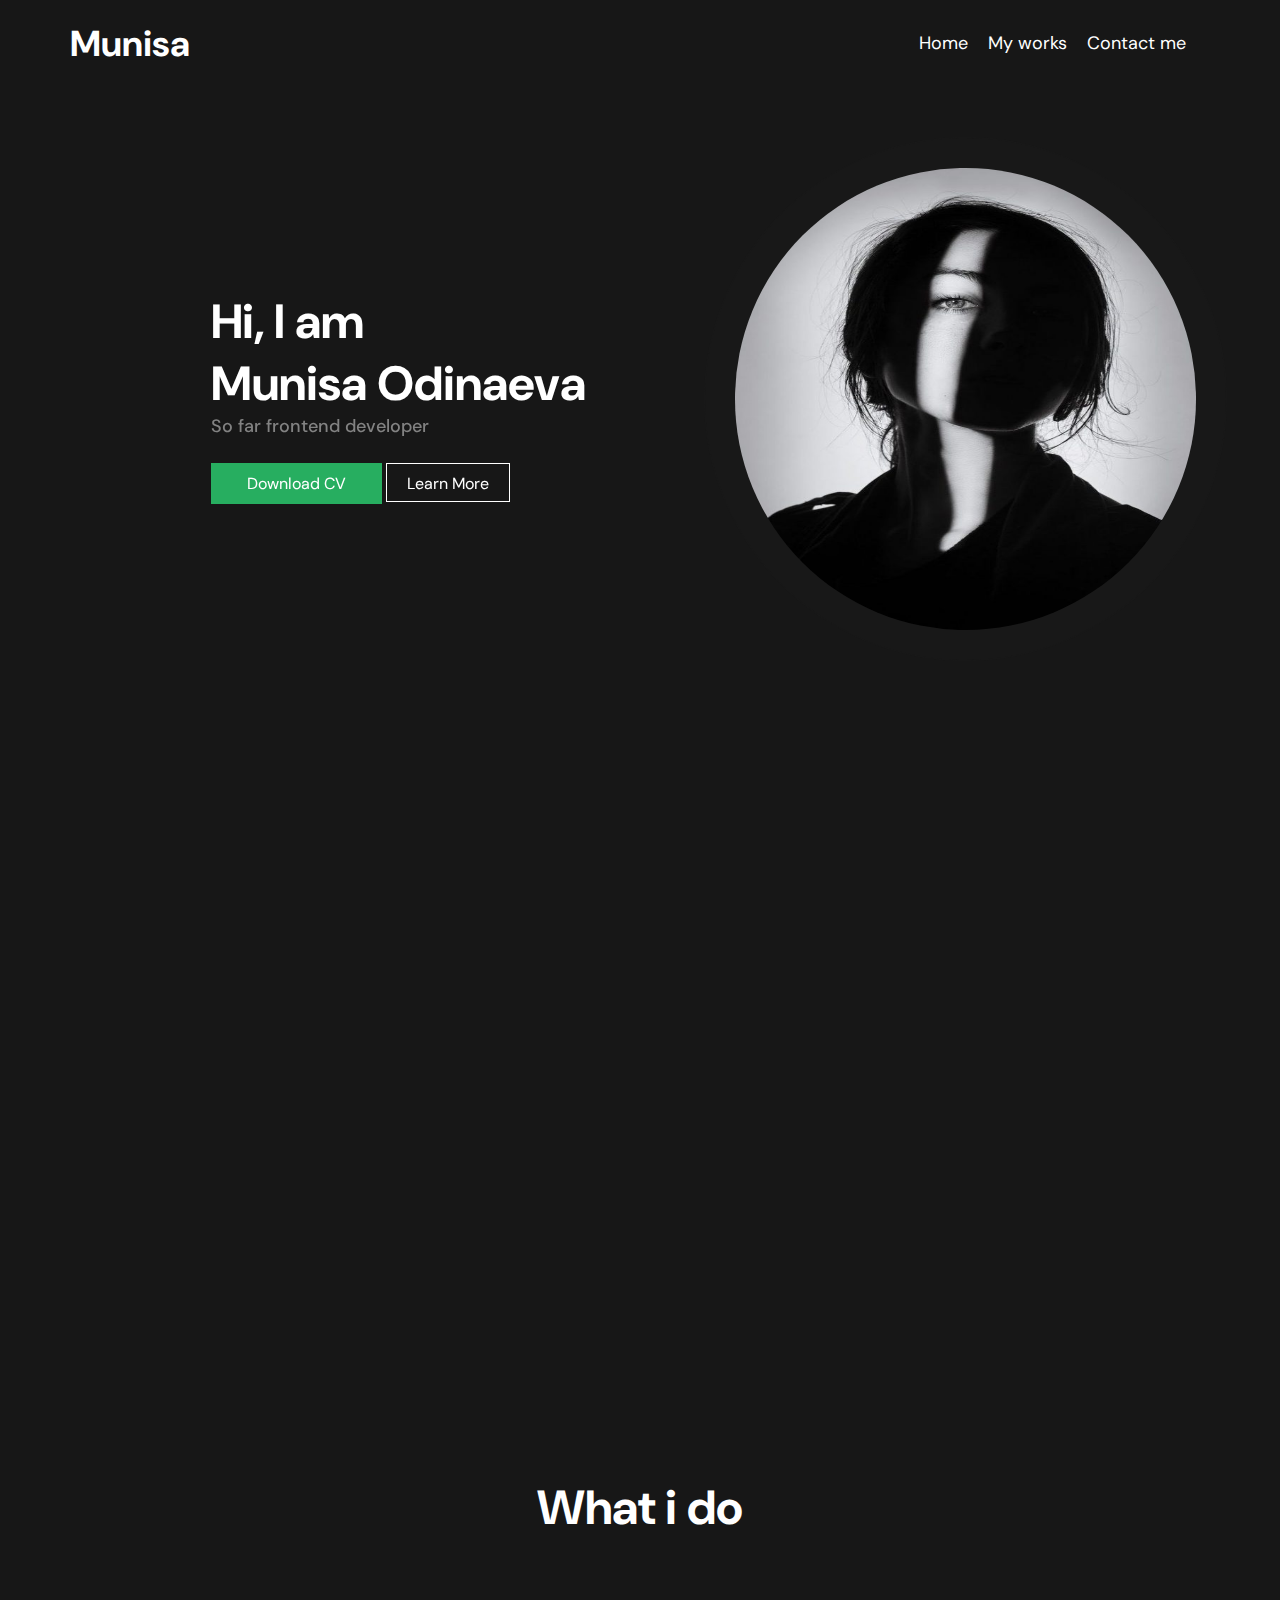
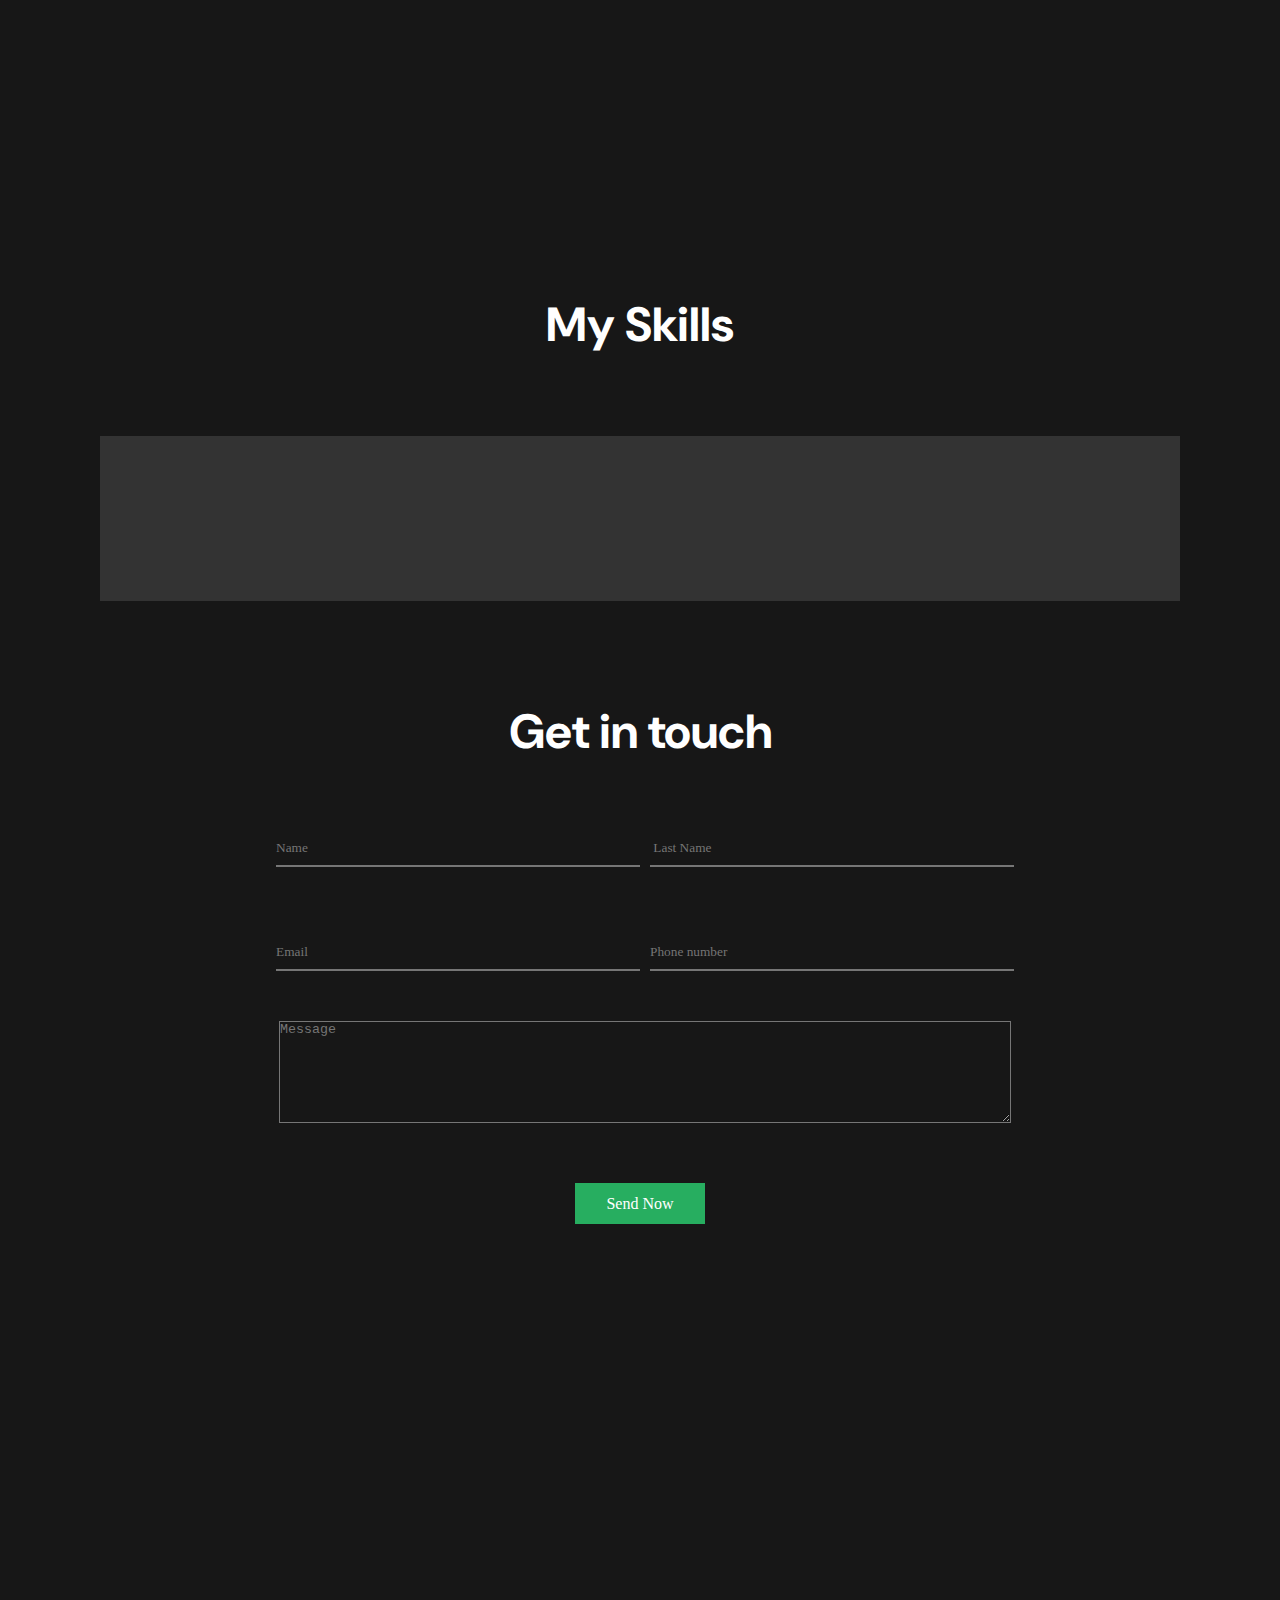
<file: index.html>
<!DOCTYPE html>
<html lang="en">

<head>
    <meta charset="UTF-8">
    <meta http-equiv="X-UA-Compatible" content="IE=edge">
    <meta name="viewport" content="width=device-width, initial-scale=1.0">
    <title>Portfolio</title>
    <link rel="stylesheet" href="style.css">
    <link rel="stylesheet" href="all.css">
    <link rel="preconnect" href="https://fonts.googleapis.com">
    <link rel="preconnect" href="https://fonts.gstatic.com" crossorigin>
    <link
        href="https://fonts.googleapis.com/css2?family=DM+Sans:ital,wght@0,400;0,500;0,700;1,400;1,500;1,700&display=swap"
        rel="stylesheet">
        <link href="https://unpkg.com/aos@2.3.1/dist/aos.css" rel="stylesheet">
</head>

<body>
    <div class="container">
        <div class="navbar">
            <div class="navbar-content">
                <div class="logo">
                    <h1>Munisa</h1>
                </div>
                <div class="navbar-items">
                    <ul>
                        <li><a href="">Home</a></li>
                        <li><a href="./mywork.html">My works</a></li>
                        <li><a href="./contact.html">Contact me</a></li>
                    </ul>
                </div>
            </div>
        </div>
        <div class="main">
            <div class="main1"data-aos="fade-right"
            data-aos-offset="300"
            data-aos-easing="ease-in-sine">
                <div class="main-center">
                    <h1>Hi, I am<br>
                        Munisa Odinaeva</h1>
                    <p>So far frontend developer</p>
                    <div class="main-buttons">
                        <span class="dow">Download CV</span>
                        <span class="learn">
                            Learn More
                        </span>
                    </div>
                </div>
            </div>
            <div class="main2"data-aos="fade-left"
            data-aos-anchor="#example-anchor"
            data-aos-offset="500"
            data-aos-duration="500">
                <img src="./images/jk.jpg" alt="">
            </div>
        </div>
        <div class="about"data-aos="fade-right"
        data-aos-offset="300"
        data-aos-easing="ease-in-sine">
            <h1>About</h1>
            <p>A little about me. I was born in Dushanbe, Tajikistan on July 29, 2004.<br>I have graduated from Lyceum No. 2 for
                 the gifted children Dushanbe city.<br> Now I am studying at Tajik Technical University named after M.S. Osimi in<br>
                Dushanbe.</p>
                <div class="krugi">
                    <div class="krug1">
                        <img src="./images/krug.png">
                        <h2>Full Name</h2><h3>Munisa Odinaeva</h3>
                    </div>
                    
                    <div class="krug1">
                        <img src="./images/krug.png">
                        <h2>Email Address</h2>
                        <h3>cornilol@gmail.com</h3>
                    </div>
                    <div class="krug1">
                        <img src="./images/krug.png">
                        <h2>Telegram</h2>
                        <h3>@Carbonara_Lajimolala</h3>
                    </div>
                    <div class="krug1">
                        <img src="./images/krug.png">
                        <h2>Phone num</h2>
                        <h3>+992937700840</h3>
                    </div>
                </div>
        </div>
        <div class="what">
           <h1>What i do</h1>
           <div class="kop">
            <div class="lopo" data-aos="fade-up"
            data-aos-duration="3000">
               <img src="./images/12.png">
               <h2>Frontend<br>
                Development</h2>
            </div>
            <div class="lopi"data-aos="fade-down"
            data-aos-easing="linear"
            data-aos-duration="1500">
                <img src="./images/13.png">
                <h2>Web<br>
                    Development
   </h2>
             </div>
             <div class="lopo" data-aos="fade-up"
             data-aos-duration="3000">
                <img src="./images/14.png">
                <h2>Web<br>
                    Design
</h2>
             </div>
          
          </div>
           </div>
           <div class="myskils">
                <h1>My Skills</h1> 
                <div class="skil">
                    <div class="lo"data-aos="fade-zoom-in"
                    data-aos-easing="ease-in-back"
                    data-aos-delay="200"
                    data-aos-offset="0">
              <h2>70%</h2>
            <p>HTML</p>
            </div>
            <div class="lo"data-aos="fade-zoom-in"
            data-aos-easing="ease-in-back"
            data-aos-delay="250"
            data-aos-offset="0">
                <h2>50%</h2>
              <p>CSS</p>
              </div>
              <div class="lo"data-aos="fade-zoom-in"
              data-aos-easing="ease-in-back"
              data-aos-delay="300"
              data-aos-offset="0">
                <h2>20%</h2>
              <p>SASS</p>
              </div>
              <div class="lo"data-aos="fade-zoom-in"
              data-aos-easing="ease-in-back"
              data-aos-delay="300"
              data-aos-offset="0">
                <h2>10%</h2>
              <p>Git</p>
              </div>
                </div> </div>
               <div class="getit">
                <h1>Get in touch</h1>
                <div class="rr">
                    <form action=" ">
                        
                     <br>
                     <div class="kyr">
                            <label for=""></label><br>
                            <input type="text"name=""id="" placeholder="Name"> <br><br>
                           
                            <input type="text"name=""id=""placeholder=" Last Name"> <br><br>
                     </div>
                     <br>
                     <div class="kyr">
                    
                            <input type="text"name=""id="" placeholder="Email" value=> <br><br>
    
                            
                            <input type="text"name=""id="" placeholder="Phone number"> <br><br>
                            
                     </div>
                  
                     <div class="lou"><br><br><br><br>
                        
                        <textarea name="" id="" cols="30" rows="10" placeholder="Message"></textarea> <br><br>
                     </div>
                     <br><br>
                           <br><br>
                            <div class="bot">
                                <a href="">Send Now</a>
                            </div>
                                     
                    </form>
            
                </div>
               </div>
           
    </div>
        
    
    <script src="https://unpkg.com/aos@2.3.1/dist/aos.js"></script>
    <script>
        AOS.init();
      </script>
</body>

</html>
</file>
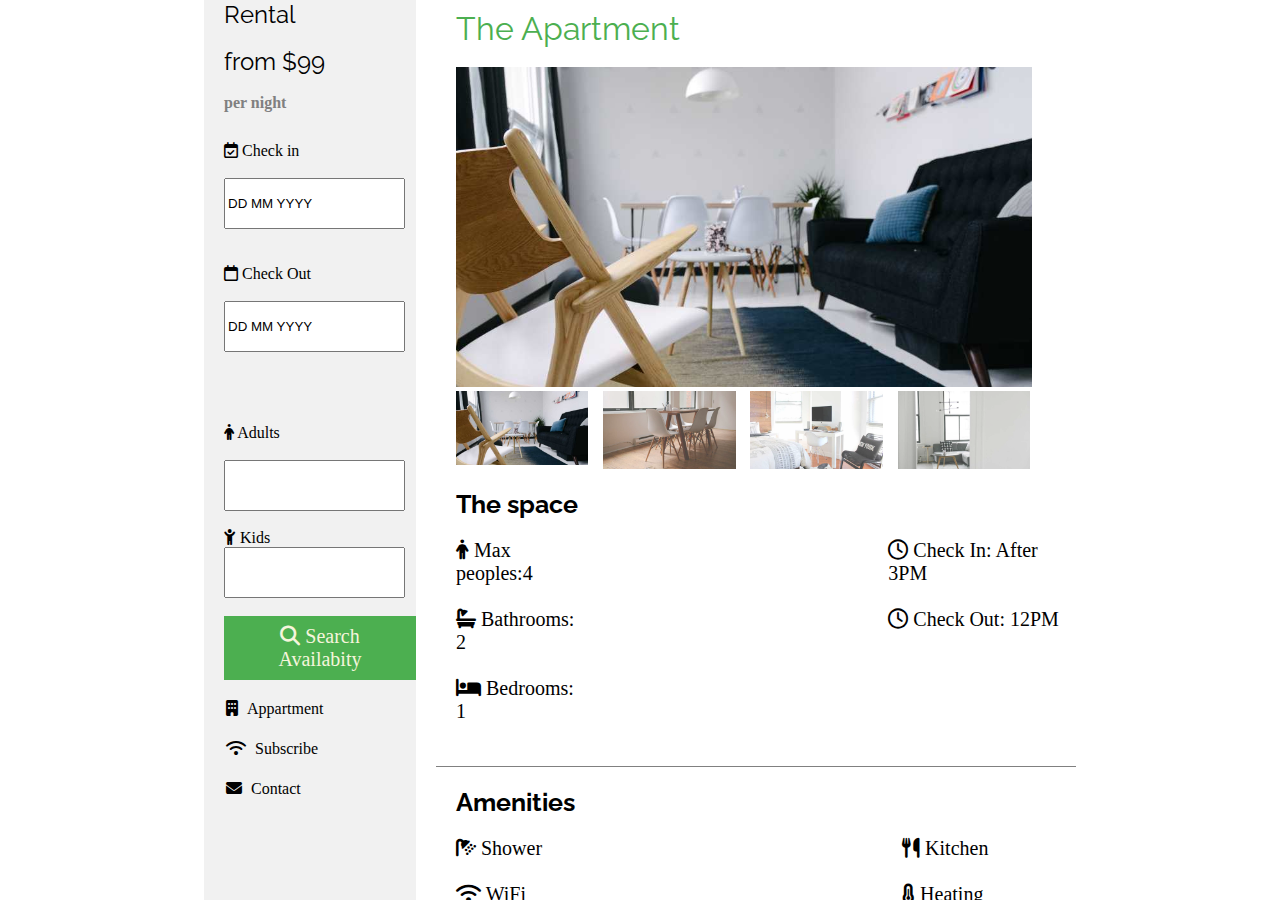
<file: apartment/index.html>
<!DOCTYPE html>
<html lang="en">
<head>
    <meta charset="UTF-8">
    <meta http-equiv="X-UA-Compatible" content="IE=edge">
    <meta name="viewport" content="width=device-width, initial-scale=1.0">
    <link rel="stylesheet" href="style.css">
    <link rel="stylesheet" href="./all.css">
    <link rel="preconnect" href="https://fonts.googleapis.com">
<link rel="preconnect" href="https://fonts.gstatic.com" crossorigin>
<link href="https://fonts.googleapis.com/css2?family=Raleway:ital,wght@0,100;0,200;0,300;0,400;0,500;0,600;1,100;1,200;1,300;1,400;1,500&display=swap" rel="stylesheet">
    <title>Document</title>
</head>
<body>
    <div id="container">
        <div id="left">
            <h2>Rental</h2><br>
            <h2>from $99</h2><br>
            <h4>per night</h4>
            
            <form action="">
                <i class="fa-regular fa-calendar-check"></i>
                <label for="">Check in </label><br><br>
                <input type="text"name=""id="" value="DD MM YYYY"> <br> <br><br>
                <i class="fa-regular fa-calendar"></i>
                <label for="">Check Out</label><br><br>
                <input type="text"name=""id="" value="DD MM YYYY"> <br> <br><br><br><br>
                <i class="fa-solid fa-person"></i>
                <label for=""> Adults</label><br><br>
                <input type="number"><br><br>
                <i class="fa-solid fa-child-reaching"></i>
                <label for="">Kids</label><br>
                <input type="number"><br><br>
        <div class="button">
            <i class="fa-solid fa-magnifying-glass"></i>
            <label for="">Search Availabity</label>
        </div>
        <div class="appart">
            <br>
            <i class="fa-solid fa-building"></i>
      
            <a href="">Appartment</a><br><br>
        </div>
            <div class="subs">
            <i class="fa-solid fa-wifi"></i>
            <a href="">Subscribe</a><br><br>
        </div>
        <div class="contact">
            <i class="fa-solid fa-envelope"></i>
           <a href="">Contact</a><br><br>
        </div>
      </div>
      <div id="right">
      <h1>The Apartment</h1>
      <div class="firstimg">
        <img src="./images/livingroom.jpg">
        <div id="iimg">
        <div class="aimg">
            <img src="./images/livingroom.jpg"> 
         </div>
        <div class="cimg">
            <img src="./images/diningroom.jpg">
        </div>
        <div class="dimg">
            <img src="./images/bedroom.jpg">  </div>
            <div class="eimg">
            <img src="./images/livingroom2.jpg">
        </div>
        </div>
        </div>
        <h3>The space</h3>
        <div class="text">
            <div class="ok">
            <i class="fa-solid fa-person"></i>
            <label for="">Max peoples:4</label><br><br>
            <i class="fa-solid fa-bath"></i>
            <label for="">Bathrooms: 2</label><br><br>
            <i class="fa-solid fa-bed"></i>
            <label for=""> Bedrooms: 1</label><br><br>
        </div>
        <div class="ko">
            <i class="fa-regular fa-clock"></i>
            <label for="">  Check In: After 3PM</label><br><br>
            <i class="fa-regular fa-clock"></i>
            <label for="">Check Out: 12PM</label><br><br>
        </div>
        </div>
        <h3>Amenities</h3>
        <div class="txt">
            <div class="okk">
                <i class="fa-solid fa-shower"></i>
            <label for="">Shower</label><br><br>
            <i class="fa-solid fa-wifi"></i>
            <label for="">WiFi</label><br><br>
            <i class="fa-solid fa-tv"></i>
            <label for=""> TV</label><br><br>
        </div>
        <div class="koo">
            <i class="fa-solid fa-utensils"></i>
            <label for="">  Kitchen</label><br><br>
            <i class="fa-solid fa-temperature-three-quarters"></i>
            <label for=""> Heating</label><br><br>
            <i class="fa-solid fa-wheelchair"></i>
            <label for=""> Accessible</label><br><br>
        </div>
        </div>
        <br>
        <h2>Extra Info</h2>
        <div class="our">
        <p>

            Our apartment is really clean and we like to keep it that way. Enjoy the lorem ipsum dolor sit amet, consectetur adipiscing elit, sed do eiusmod tempor incididunt ut labore et dolore magna aliqua. Ut enim ad minim veniam, quis nostrud exercitation ullamco laboris nisi ut aliquip ex ea commodo consequat.
            
            <br>We accept: <i class="fa-brands fa-cc-paypal"></i>&nbsp<i class="fa-solid fa-credit-card"></i>&nbsp<i class="fa-brands fa-cc-mastercard"></i>&nbsp<i class="fa-brands fa-cc-mastercard"></i><br>
            </p>
          
        </div><br>
        <h2>Rules</h2>
        <div class="or">
        <p>

            Lorem ipsum dolor sit amet, consectetur adipiscing elit, sed do eiusmod tempor incididunt ut labore et dolore magna aliqua. Ut enim ad minim veniam, quis nostrud exercitation ullamco laboris nisi ut aliquip ex ea commodo consequat.

            <br><br>Subscribe to receive updates on available dates and special offers.<br>
           
            
            </p>
          
        </div>
        <br><br>
        <div class="ss">
            <a href="">Subscribe</a>
        </div>
        <div id="contact">
            <br>
            <span><h1>Contact</h1></span><br>
            <i class="fa-solid fa-location-dot">&nbsp;&nbsp; &nbsp;</i>
            <label for="">Chicago, US</label><br>
            <i class="fa-solid fa-phone">&nbsp;&nbsp;&nbsp;</i>
            <label for="">Phone: +00 151515</label><br>
            <i class="fa-solid fa-envelope">&nbsp;&nbsp;&nbsp;</i>
            <label for="">Email: mail@mail.com</label><br>
            <form action="">
                <h3>Questions? Go ahead, ask them:</h3><br>
                <input type="text"><br><br>
                <input type="text" ><br><br>
                <input type="text"><br><br>
                <div class="ss">
                    <a href="">Send a Message</a>
                    
                </div>
                <br>
                <br>
                <h3>Powered by Munisa </h3>
                <br>
                
                
            </form>
        </div>
        </div>


      </div>
    
  </body>
</html>
</file>
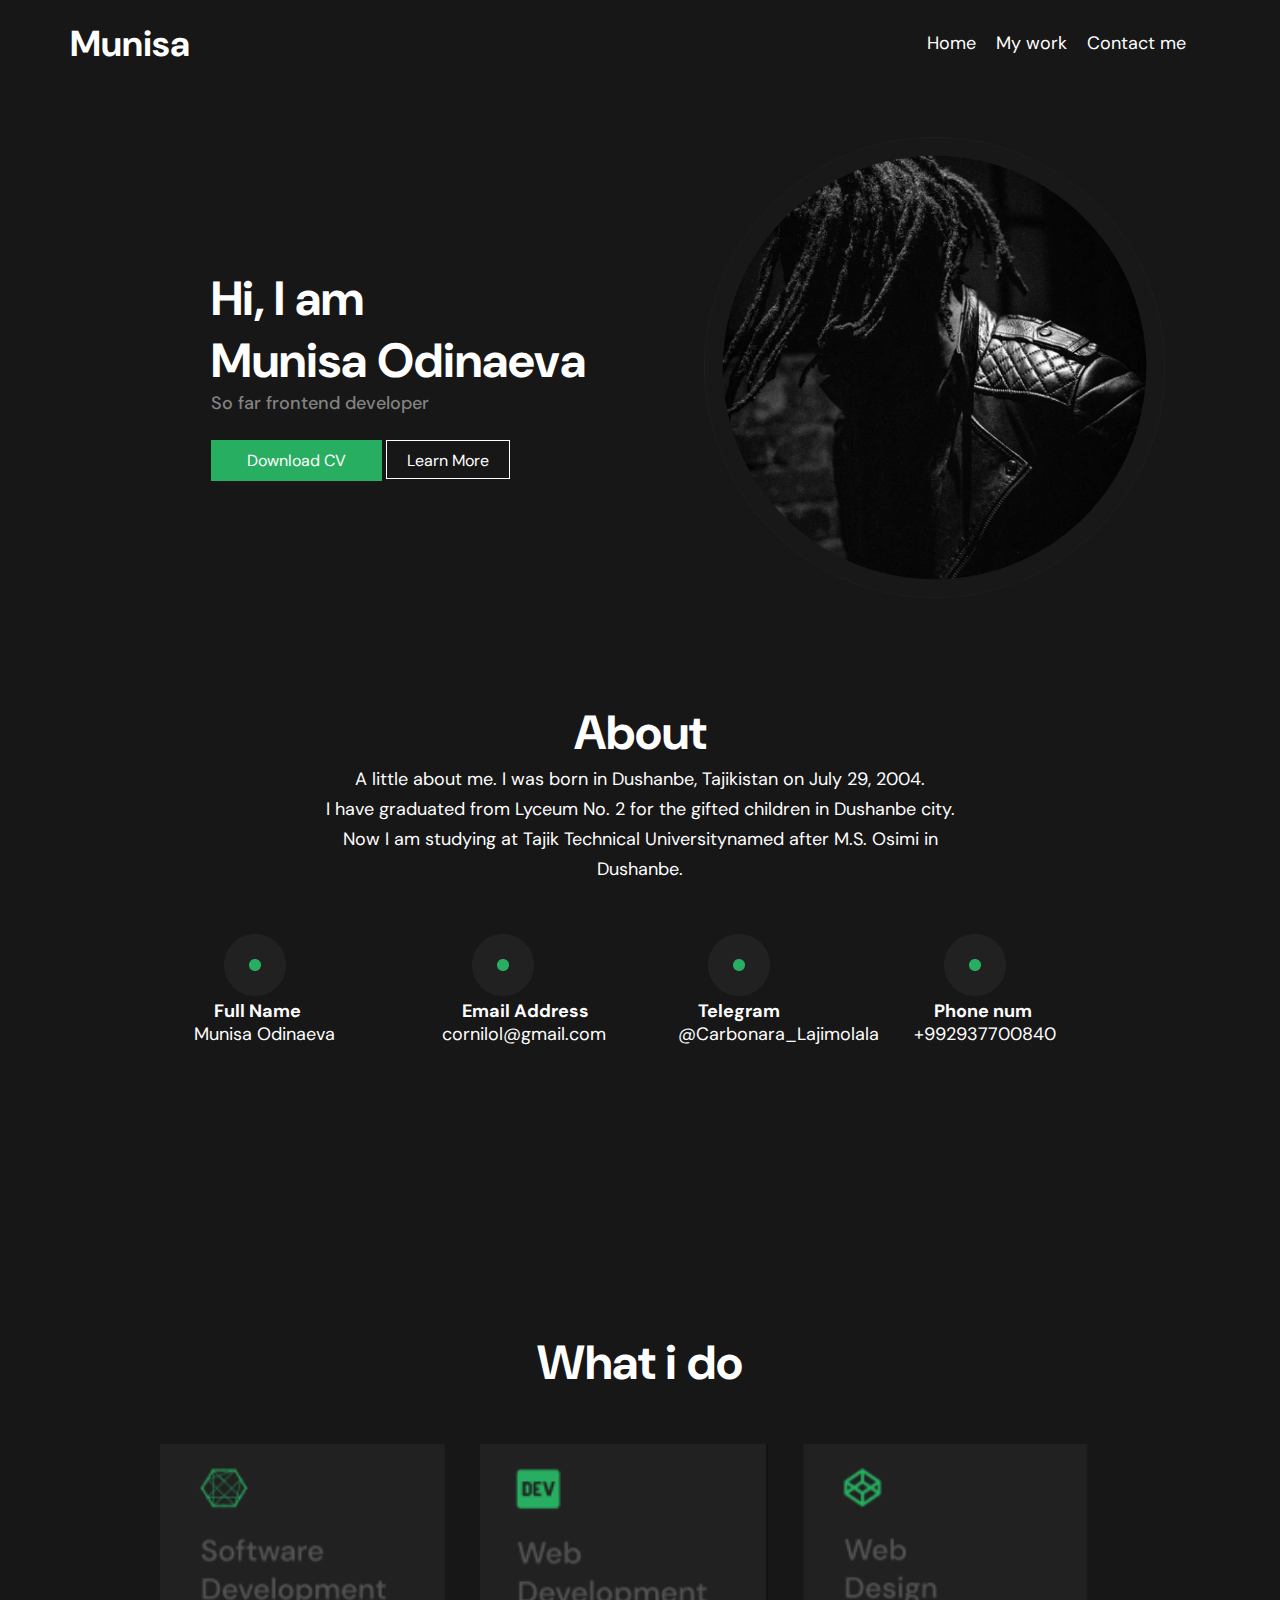
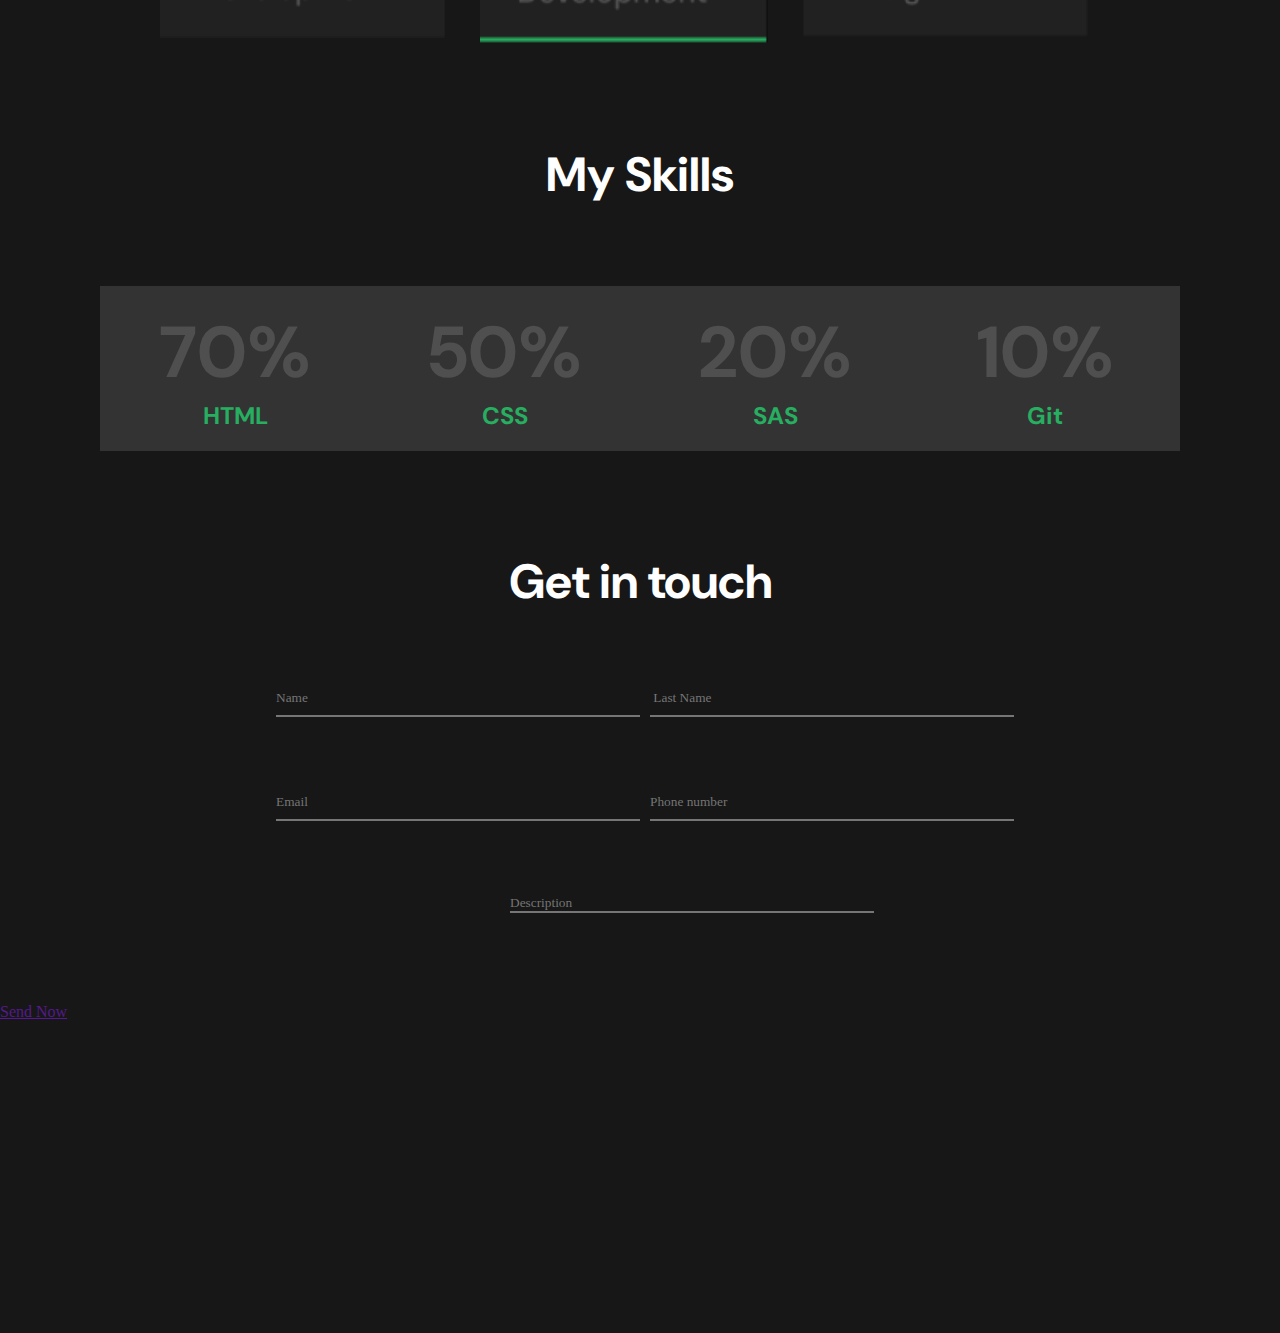
<file: home/index.html>
<!DOCTYPE html>
<html lang="en">

<head>
    <meta charset="UTF-8">
    <meta http-equiv="X-UA-Compatible" content="IE=edge">
    <meta name="viewport" content="width=device-width, initial-scale=1.0">
    <title>Portfolio</title>
    <link rel="stylesheet" href="style.css">
    <link rel="stylesheet" href="all.css">
    <link rel="preconnect" href="https://fonts.googleapis.com">
    <link rel="preconnect" href="https://fonts.gstatic.com" crossorigin>
    <link
        href="https://fonts.googleapis.com/css2?family=DM+Sans:ital,wght@0,400;0,500;0,700;1,400;1,500;1,700&display=swap"
        rel="stylesheet">
</head>

<body>
    <div class="container">
        <div class="navbar">
            <div class="navbar-content">
                <div class="logo">
                    <h1>Munisa</h1>
                </div>
                <div class="navbar-items">
                    <ul>
                        <li><a href="">Home</a></li>
                        <li><a href="./my works/">My work</a></li>
                        <li><a href="">Contact me</a></li>
                    </ul>
                </div>
            </div>
        </div>
        <div class="main">
            <div class="main1">
                <div class="main-center">
                    <h1>Hi, I am<br>
                        Munisa Odinaeva</h1>
                    <p>So far frontend developer</p>
                    <div class="main-buttons">
                        <span class="dow">Download CV</span>
                        <span class="learn">
                            Learn More
                        </span>
                    </div>
                </div>
            </div>
            <div class="main2">
                <img src="./images/ya.png" alt="">
            </div>
        </div>
        <div class="about">
            <h1>About</h1>
            <p>A little about me. I was born in Dushanbe, Tajikistan on July 29, 2004.<br>I have graduated from Lyceum No. 2 for
                 the gifted children in Dushanbe city.<br> Now I am studying at Tajik Technical Universitynamed after M.S. Osimi in<br>
                Dushanbe.</p>
                <div class="krugi">
                    <div class="krug1">
                        <img src="./images/krug.png">
                        <h2>Full Name</h2><h3>Munisa Odinaeva</h3>
                    </div>
                    
                    <div class="krug1">
                        <img src="./images/krug.png">
                        <h2>Email Address</h2>
                        <h3>cornilol@gmail.com</h3>
                    </div>
                    <div class="krug1">
                        <img src="./images/krug.png">
                        <h2>Telegram</h2>
                        <h3>@Carbonara_Lajimolala</h3>
                    </div>
                    <div class="krug1">
                        <img src="./images/krug.png">
                        <h2>Phone num</h2>
                        <h3>+992937700840</h3>
                    </div>
                </div>
        </div>
        <div class="what">
           <h1>What i do</h1>
           <div class="kop">
          <img src="./images/di.png">
          <img src="./images/du.png">
          <img src="./images/da.png">
          </div>
           </div>
           <div class="myskils">
                <h1>My Skills</h1> 
                <div class="skil">
                    <div class="lo">
              <h2>70%</h2>
            <p>HTML</p>
            </div>
            <div class="lo">
                <h2>50%</h2>
              <p>CSS</p>
              </div>
              <div class="lo">
                <h2>20%</h2>
              <p>SAS</p>
              </div>
              <div class="lo">
                <h2>10%</h2>
              <p>Git</p>
              </div>
                </div> </div>
               <div class="getit">
                <h1>Get in touch</h1>
                <div class="rr">
                    <form action=" ">
                        
                     <br>
                     <div class="kyr">
                            <label for=""></label><br>
                            <input type="text"name=""id="" placeholder="Name"> <br><br>
                           
                            <input type="text"name=""id=""placeholder=" Last Name"> <br><br>
                     </div>
                     <br>
                     <div class="kyr">
                    
                            <input type="text"name=""id="" placeholder="Email" value=> <br><br>
    
                            
                            <input type="text"name=""id="" placeholder="Phone number"> <br><br>
                            
                     </div>
                  
                     <div class="lou"><br><br><br><br>
                        
                        <input type="text"name=""id="" placeholder="Description"> <br><br>
                     </div>
                     <br><br>
                           <br><br>
                            <div class="bot">
                                <a href="">Send Now</a>
                            </div>
                                     
                    </form>
            
                </div>
               </div>
           
    </div>
        
    

</body>

</html>
</file>
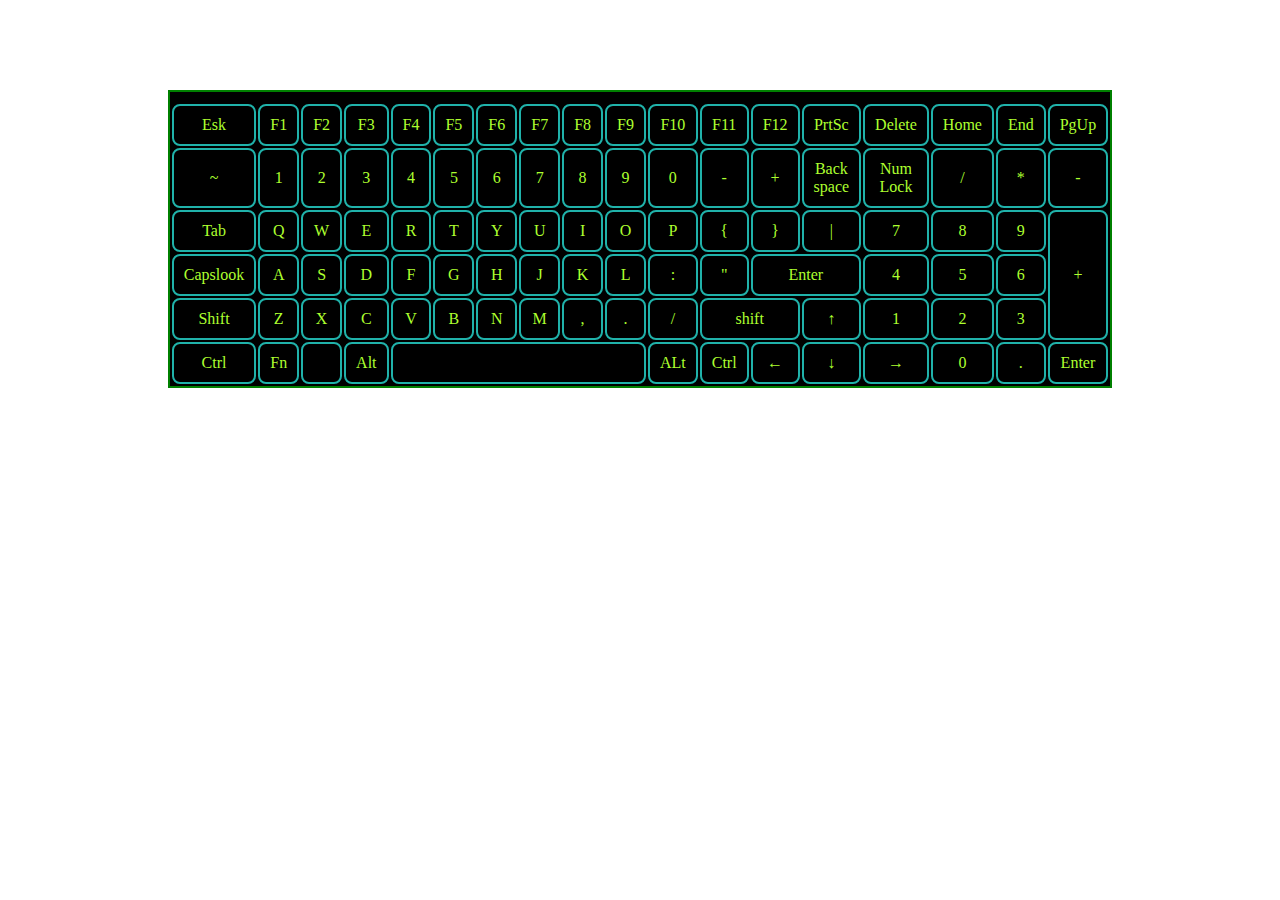
<file: keybord/index.html>
<!DOCTYPE html>
<html lang="en">
<head>
    <meta charset="UTF-8">
    <meta http-equiv="X-UA-Compatible" content="IE=edge">
    <meta name="viewport" content="width=device-width, initial-scale=1.0">
    <link rel="stylesheet" href="style.css">
    <title>Keyboard</title>
</head>
<body>
    <table>
        <div class="line">
            <tr>
                <td>Esk </td>
                <td>F1</td>
                <td>F2</td>
                <td>F3</td>
                <td>F4</td>
                <td>F5</td>
                <td>F6</td>
                <td>F7</td>
                <td>F8</td>             
                <td>F9</td>
                <td>F10</td>
                <td>F11</td>
                <td>F12</td>
                <td>PrtSc</td>
                <td>Delete</td>
                <td>Home</td>
                <td>End</td>
                <td>PgUp</td>
    

            
            </tr>
        </div>
        <div class="line">
            <tr>
                <td>~</td>
                <td>1</td>
                <td>2</td>
                <td>3</td>
                <td>4</td>
                <td>5</td>
                <td>6</td>
                <td>7</td>
                <td>8</td>             
                <td>9</td>
                <td>0</td>
                <td>-</td>
                <td>+</td>
                <td>Back <br> space</td>
                <td>Num<br> Lock</td>
                <td>/</td>
                <td>*</td>
                <td>-</td>
            </tr>
        </div>
        <div class="line">
            <tr>
                <td>Tab</td>
                <td>Q</td>
                <td>W</td>
                <td>E</td>
                <td>R</td>
                <td>T</td>
                <td>Y</td>
                <td>U</td>
                <td>I</td>             
                <td>O</td>
                <td>P</td>
                <td>{</td>
                <td> }</td>
                <td> |</td>
                <td>7</td>      
                <td>8</td>
                <td>9</td>
                
                <td rowspan="3">+</td> 
            
            </tr>
        </div>
        <div class="line">
            <tr>
                <td>Capslook</td>
                <td>A</td>
                <td>S</td>
                <td>D</td>
                <td>F</td>
                <td>G</td>
                <td>H</td>
                <td>J</td>
                <td>K</td>             
                <td>L</td>
                <td>:</td>
                <td>"</td>
                <td colspan="2">Enter</td>
             
                    <td>4</td>
        
                
                <td>5</td>
                <td>6</td>
                
               
            
            </tr>
        </div>
        <div class="line">
            <tr>
                <td>Shift</td>
                <td>Z</td>
                <td>X</td>
                <td>C</td>
                <td>V</td>
                <td>B</td>
                <td>N</td>
                <td>M</td>
                <td>,</td>             
                <td>.</td>
                <td>/</td>
                <td colspan="2">shift</td>
                <td>↑</td>
                <div id="l">
                    <td>1</td>
                </div>
                <td>2</td>
                <td>3</td>
               
            
            </tr>
        </div>
        <div class="line"></div>
            <tr>
                <td>Ctrl</td>
                <td>Fn</td>
                <td></td>
                <td>Alt</td>
                <td colspan="6"></td>
                <td>ALt</td>
                
                <td>Ctrl</td>
                <td>←</td>             
                <td>↓</td>
                <td>→</td>
                <td>0</td>
                <td>.</td>
                <td rowspan="">Enter</td>
            
            </tr>
        </div>
    </table>
</body>
</html>
</file>
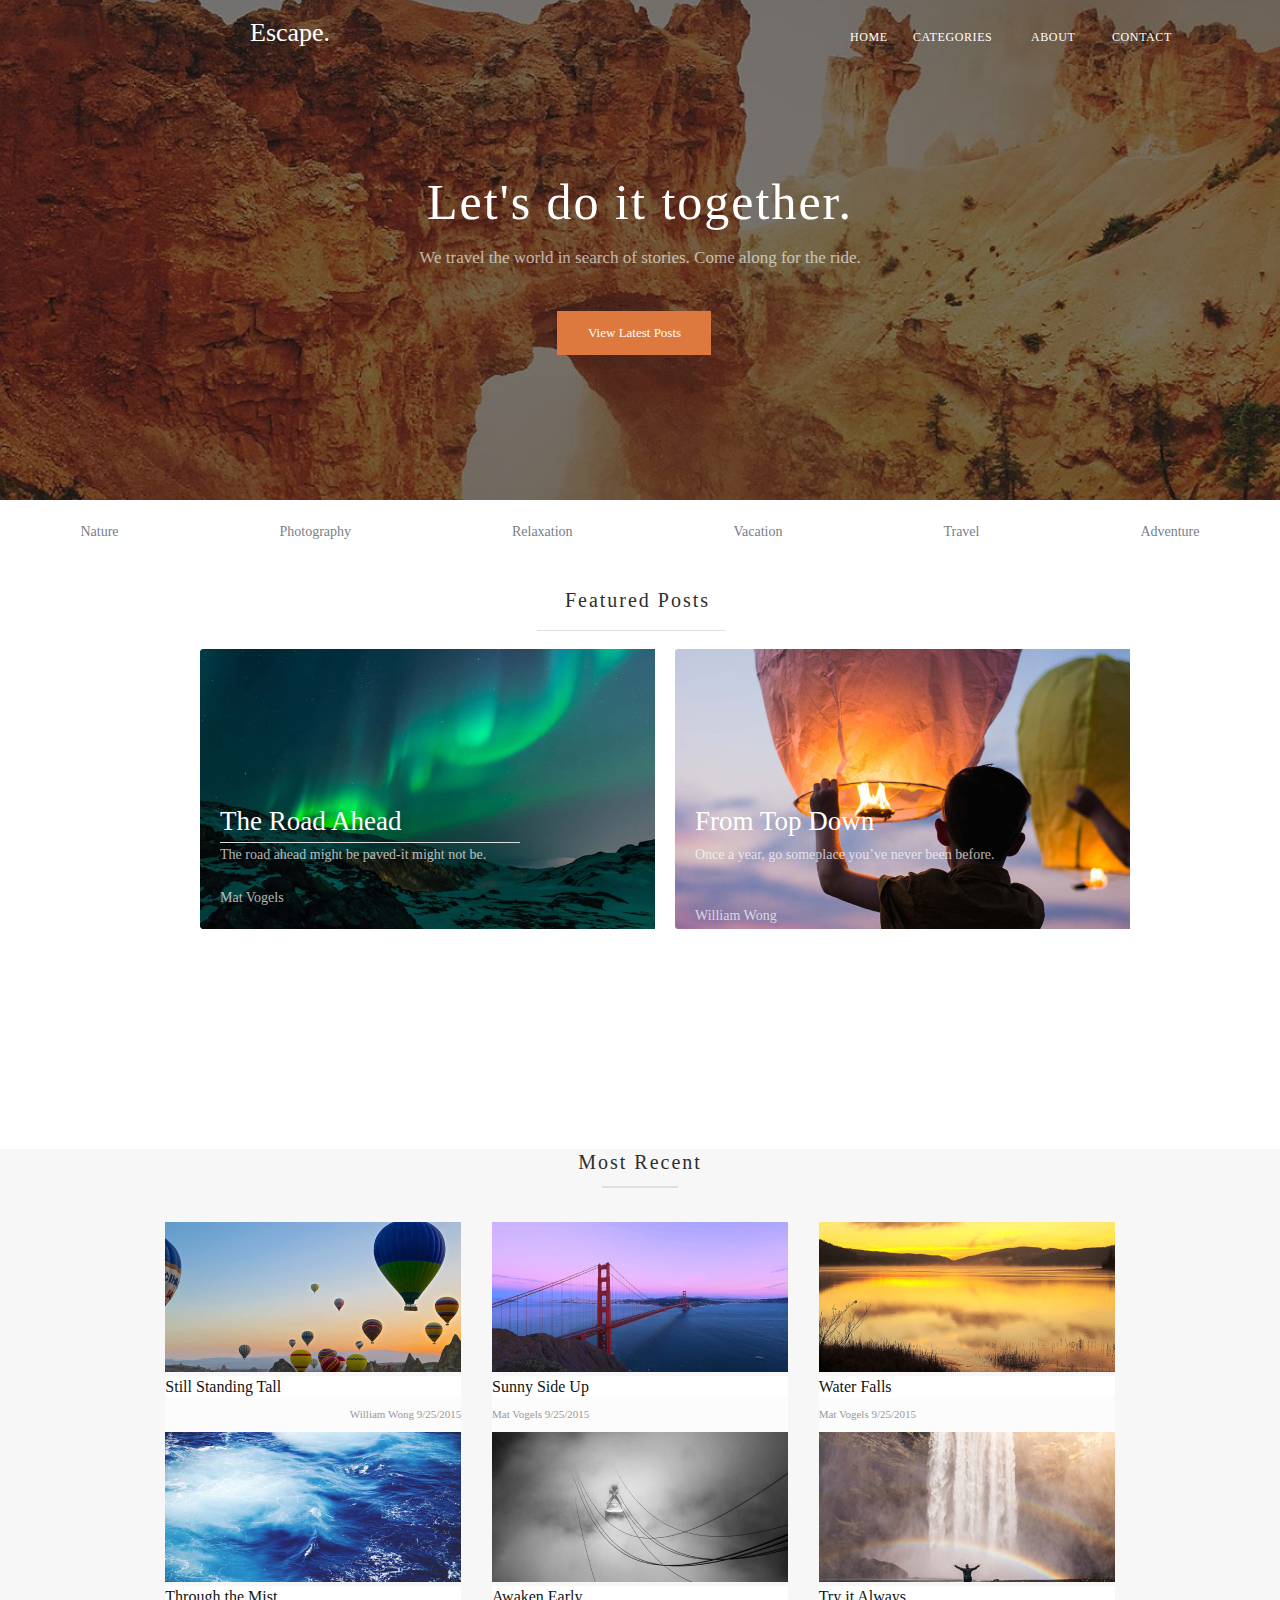
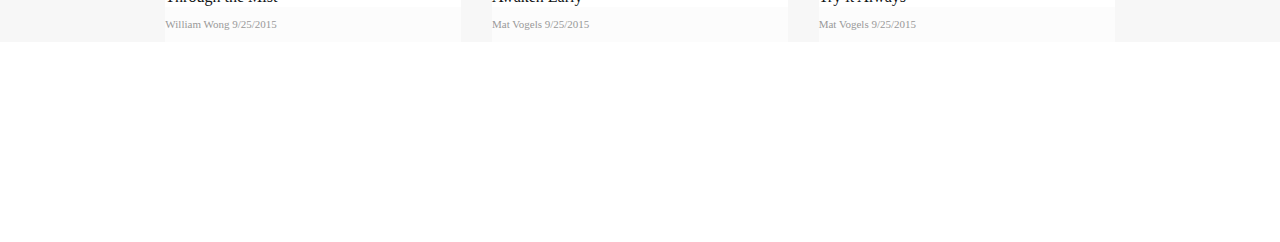
<file: lets do it together/index.html>
<!DOCTYPE html>
<html lang="en">
<head>
    <meta charset="UTF-8">
    <meta http-equiv="X-UA-Compatible" content="IE=edge">
    <meta name="viewport" content="width=device-width, initial-scale=1.0">
    <link rel="stylesheet" href="style.css">
    <title>Document</title>
</head>
<body>
    <div class="container">
        <div class="top">
            <a href="#"> Escape.</a>
            <a id="home" href="#">Home</a>
            <a id="Categories" href="#">Categories</a>
            <a id="About" href="#">About</a>
            <a id="Contact" href="#">Contact</a>
            <p id="lets">Let's do it together.</p>
            <p id="we">We travel the world in search of stories. Come along for the ride.</p>
            <a id="view" href="#">View Latest Posts</a>
        </div>
        <div class="bottom">
            <a href="#" id="Nature">Nature</a>
            <a href="#" id="Photography">Photography</a>
            <a href="#" id="Relaxation">Relaxation</a>
            <a href="" id="Vacation">Vacation</a>
            <a href="" id="Travel">Travel</a>
            <a href="" id="Adventure">Adventure</a>
        </div>
        <div class="bottom2">
            <p>Featured Posts</p>

            <h4></h4>
            <br>
            <div class="img">
                <div class="img1">
                
                   <h1>The Road Ahead</h1>
                   <h4>The road ahead might be paved-it might not be.</h4><br><br>
                
                   <h5>Mat Vogels</h5>
            
                </div>
                <div class="img2">
                    <h2>From Top Down</h1>
                    <h5>Once a year, go someplace you’ve never been before.</h4><br><br>

                    <h6>William Wong</h6>
                </div>

            </div>
            <div class="slaid3">
                <div class="recent">
                  <h2>Most Recent</h2>
                </div>
                <div class="gg"></div>
                <br /><br />
                <div class="projects">
                  <div class="im1">
                    <img src="./image/IMAGE (25).png" />
                    <h2>Still Standing Tall</h2>
                    <h3>William Wong 9/25/2015</h3>
                    </div>
                
                  <div class="im2">
                    <img src="./image/IMAGE (26).png" />
                    <h2>Sunny Side Up </h2>
         
                    <h3>Mat Vogels 9/25/2015</h3>
                  </div>
                  <div class="im3">
                    <img src="./image/IMAGE (27).png" />
                    <h2>Water Falls</h2>
             
                    <h3>Mat Vogels  9/25/2015</h3>
                  </div>
                  <div class="im4">
                    <img src="./image/IMAGE (28).png" />
                    <h2>Through the Mist</h2>
                
                    <h3>William Wong 9/25/2015</h3>
                  </div>
                  <div class="im5">
                    <img src="./image/IMAGE (29).png" />
                    <h2>Awaken Early</h2>
           
                    <h3>Mat Vogels 9/25/2015</h3>
                  </div>
                  <div class="im6">
                    <img src="./image/IMAGE (30).png" />
                    <h2>Try it Always</h2>

                    <h3>Mat Vogels  9/25/2015</h3>
                  </div>
        </div>
            </div>
      

        </div>
    </div>

</body>
</html>
</file>
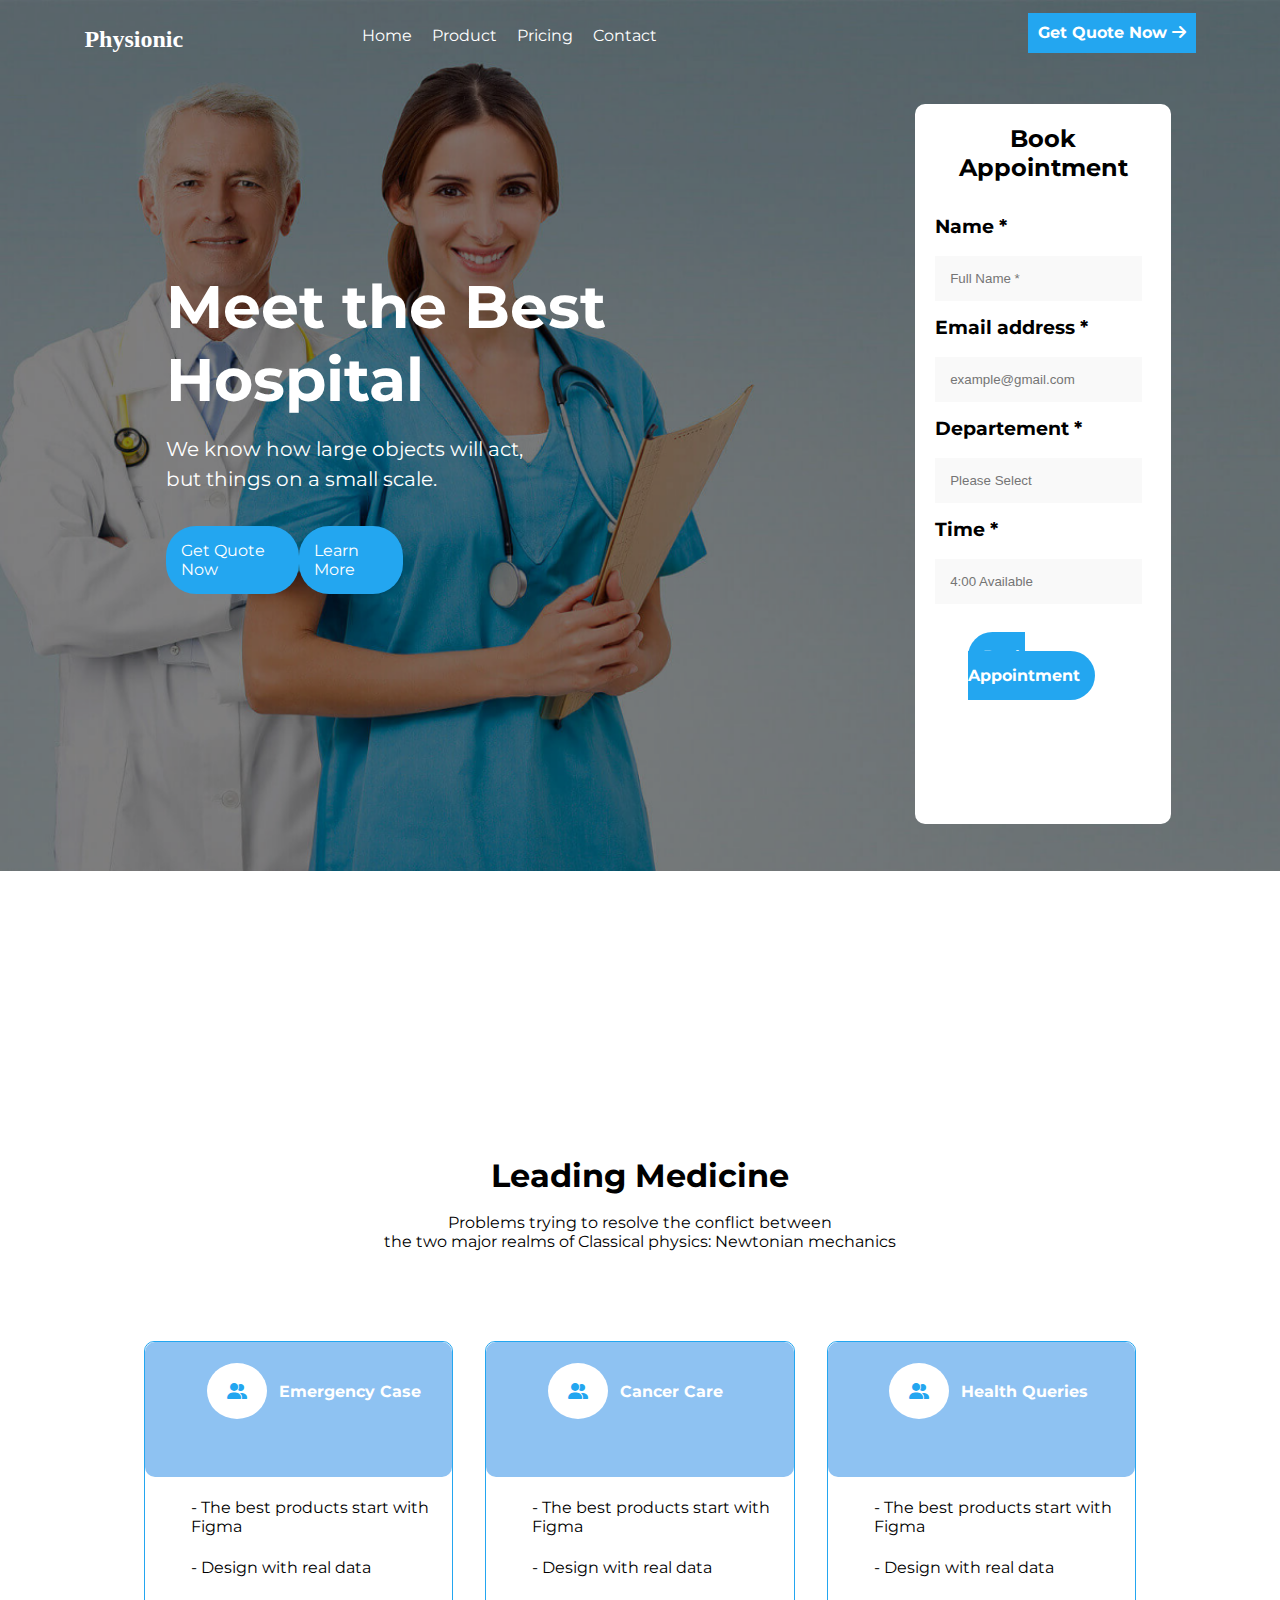
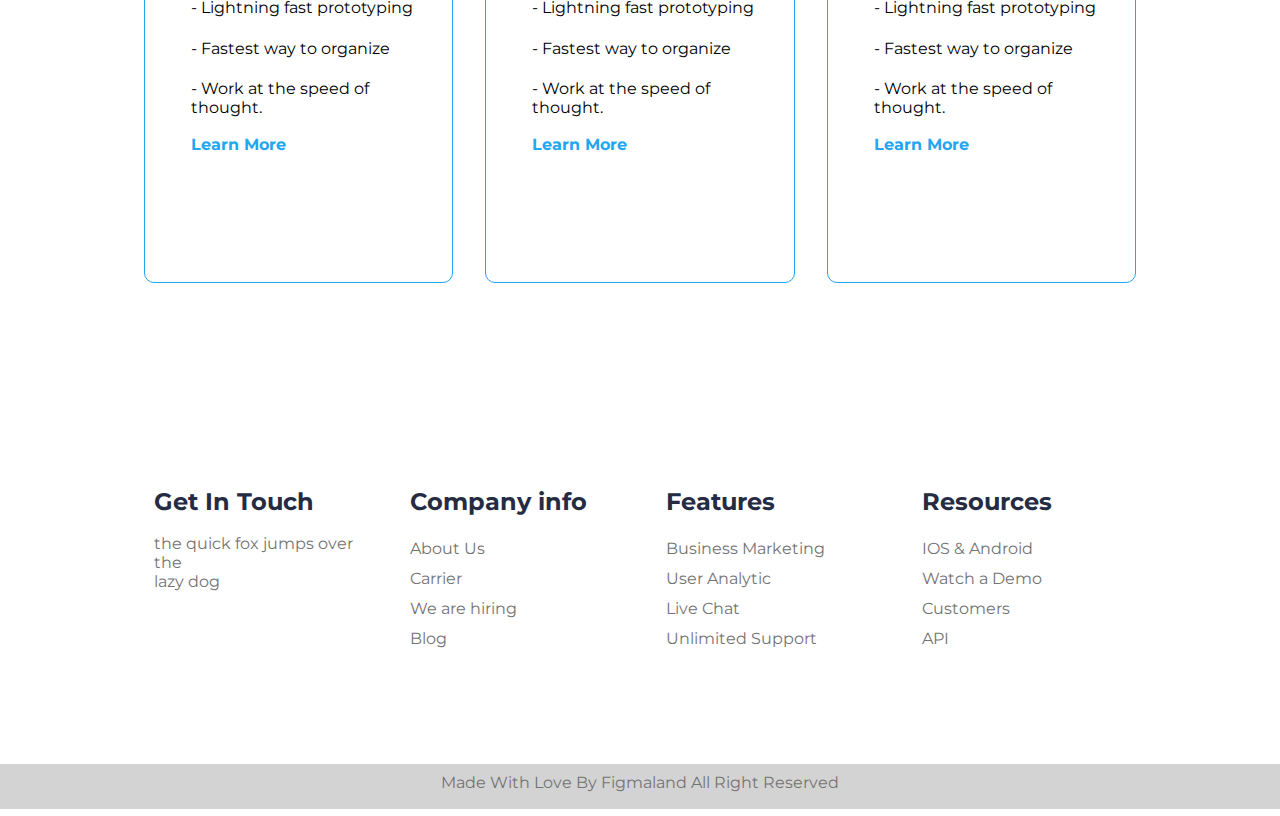
<file: phsion/index.html>
<!DOCTYPE html>
<html lang="en">
<head>
    <meta charset="UTF-8">
    <meta http-equiv="X-UA-Compatible" content="IE=edge">
    <meta name="viewport" content="width=device-width, initial-scale=1.0">
    <title>Document</title>
    <link rel="stylesheet" href="style.css">
    <link rel="stylesheet" href="all.css">
    <link rel="preconnect" href="https://fonts.googleapis.com">
    <link rel="preconnect" href="https://fonts.gstatic.com" crossorigin>
    <link
        href="https://fonts.googleapis.com/css2?family=Montserrat:ital,wght@0,100;0,200;0,300;0,400;0,500;1,100;1,200;1,300;1,400;1,500&display=swap"
        rel="stylesheet">
</head>
<body>
    <div class="container">
        <img src="images/background.png" alt="">
        <nav>
            <h2>Physionic</h2>
            <ul>
                <li><a href="">Home</a></li>
                <li><a href="">Product</a></li>
                <li><a href="">Pricing</a></li>
                <li><a href="">Contact</a></li>
            </ul>
            <h4>Get Quote Now<i class="fa-solid fa-arrow-right"></i></h4>
        </nav>
        <div class="content">
            <div class="text">
                <h1>Meet the Best <br> Hospital</h1> <br>
                <p>We know how large objects will act, <br>
                    but things on a small scale.</p>
                <div class="btn">
                    <a href="">Get Quote Now</a>
                    <a href="">Learn More</a>
                </div>
            </div>
            <div class="box">
                <form action="">
                    <h2>Book Appointment</h2> <br>
                    <h3>Name *</h3> <br>
                    <input type="text" placeholder="Full Name *">
                    <h3>Email address *</h3> <br>
                    <input type="email" placeholder="example@gmail.com">
                    <h3>Departement *</h3> <br>
                    <input type="number" placeholder="Please Select">
                    <h3>Time *</h3> <br>
                    <input type="number" placeholder="4:00 Available"> <br>
                    <h4><a href="">Book Appointment</a></h4>
                </form>
            </div>
        </div>
    </div>
    <div class="middle">
        <h1>Leading Medicine</h1> <br>
        <p>Problems trying to resolve the conflict between <br>
            the two major realms of Classical physics: Newtonian mechanics </p>
        <div class="items">
            <div class="item-1">
                <div class="head">
                    <h4><i class="fa-solid fa-user-group"></i>Emergency Case</h4>
                </div>
                <p>-  The best products start 
                    with Figma</p>
                    <p>- Design with real data</p>
                    <p>- Lightning fast prototyping</p>
                    <p>- Fastest way to organize</p>
                    <p>- Work at the speed of thought.</p> <br>
                    <h4><a href="">Learn More</a></h4>
            </div>
            <div class="item-2">
                <div class="head">
                    <h4><i class="fa-solid fa-user-group"></i>Cancer Care</h4>
                </div>
                <p>-  The best products start 
                    with Figma</p>
                    <p>- Design with real data</p>
                    <p>- Lightning fast prototyping</p>
                    <p>- Fastest way to organize</p>
                    <p>- Work at the speed of thought.</p> <br>
                    <h4><a href="">Learn More</a></h4>
            </div>
            <div class="item-3">
                <div class="head">
                    <h4><i class="fa-solid fa-user-group"></i>Health Queries</h4>
                </div>
                <p>-  The best products start 
                    with Figma</p>
                    <p>- Design with real data</p>
                    <p>- Lightning fast prototyping</p>
                    <p>- Fastest way to organize</p>
                    <p>- Work at the speed of thought.</p> <br>
                    <h4><a href="">Learn More</a></h4>
            </div>
        </div>
    </div>

    <div class="footer">
        <div class="block">
            <div class="block-1">
                <h2>Get In Touch</h2> <br>
                <p>the quick fox jumps over the <br>
                    lazy dog</p>
                   
            </div>
            <div class="block-2">
                <h2>Company info</h2> <br>
                <p><a href="">About Us</a></p>
                <p><a href="">Carrier</a></p>
                <p><a href="">We are hiring</a></p>
                <p><a href="">Blog</a></p>
            </div>
            <div class="block-3">
                <h2>Features</h2> <br>
                <p><a href="">Business Marketing</a></p>
                <p><a href="">User Analytic</a></p>
                <p><a href="">Live Chat</a></p>
                <p><a href="">Unlimited Support</a></p>
            </div>
            <div class="block-4">
                <h2>Resources</h2> <br>
                <p><a href="">IOS & Android</a></p>
                <p><a href="">Watch a Demo</a></p>
                <p><a href="">Customers</a></p>
                <p><a href="">API</a></p>
            </div>
        </div>
        <div class="last">
            <p><a href="">Made With Love By Figmaland All Right Reserved</a></p>
        </div>
    </div>
</body>

</html>
</file>
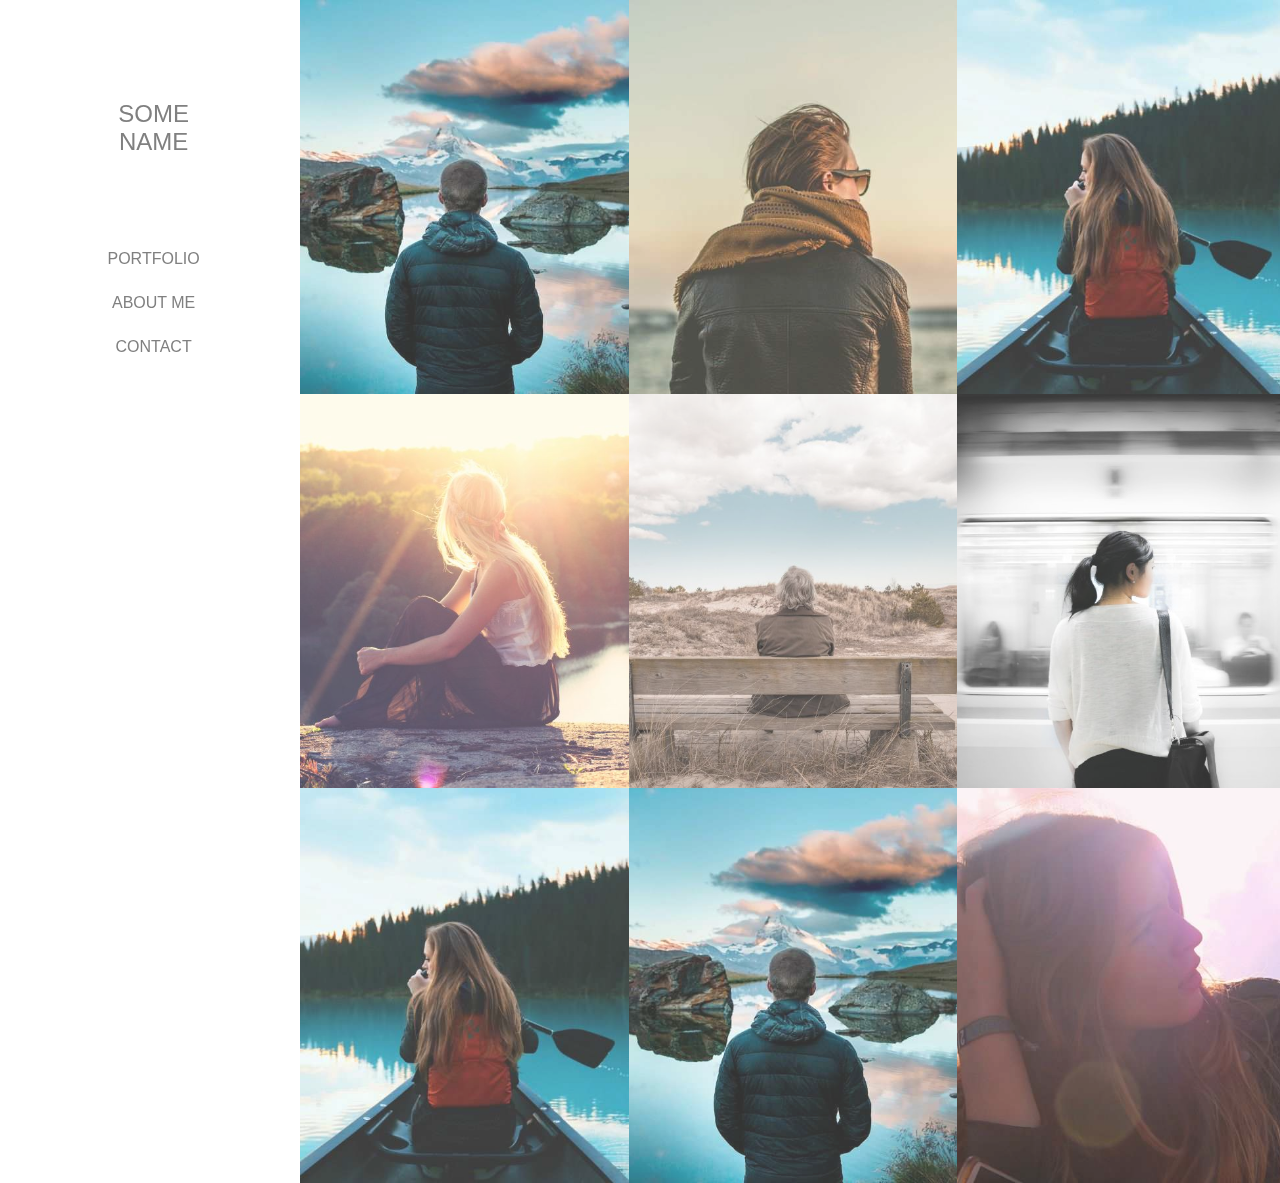
<file: portfolio/index.html>
<!DOCTYPE html>
<html lang="en">
<head>
    <meta charset="UTF-8">
    <meta http-equiv="X-UA-Compatible" content="IE=edge">
    <meta name="viewport" content="width=device-width, initial-scale=1.0">
    <link rel="stylesheet" href="style.css">
    <title>Some</title>
</head>
<body>
    <div id="cont">
        <div id="left">
            <h2 id="Some">SOME</h2>
            <h2  id="Some">NAME</h2>
            <br><br><br><br><br>
            <p class="port">PORTFOLIO</p>
            <br>
            <p >ABOUT ME</p>
                <br>
             
            <p >CONTACT</p>
        </div>
            <div id="right">
                <div id="tr1">
                    <img src="./images/1.jpg" alt="not found">
                    <img src="./images/4.jpg" alt="not found">
                    <img src="./images/3.jpg" alt="not found">
                </div>
                <div id="tr2">
                    <img src="./images/2.jpg"alt="not found">
                    <img src="./images/5.jpg" alt="not found">
                    <img src="./images/1.jpg" alt="not found">
                </div>
                <div id="tr3">
                    <img src="./images/7.jpg" alt="not found">
                    <img src="./images/6.jpg" alt="not found">
                    <img src="./images/9.jpg" alt="not found">
                    
                </div>


            </div>
</body>
</html>
</file>
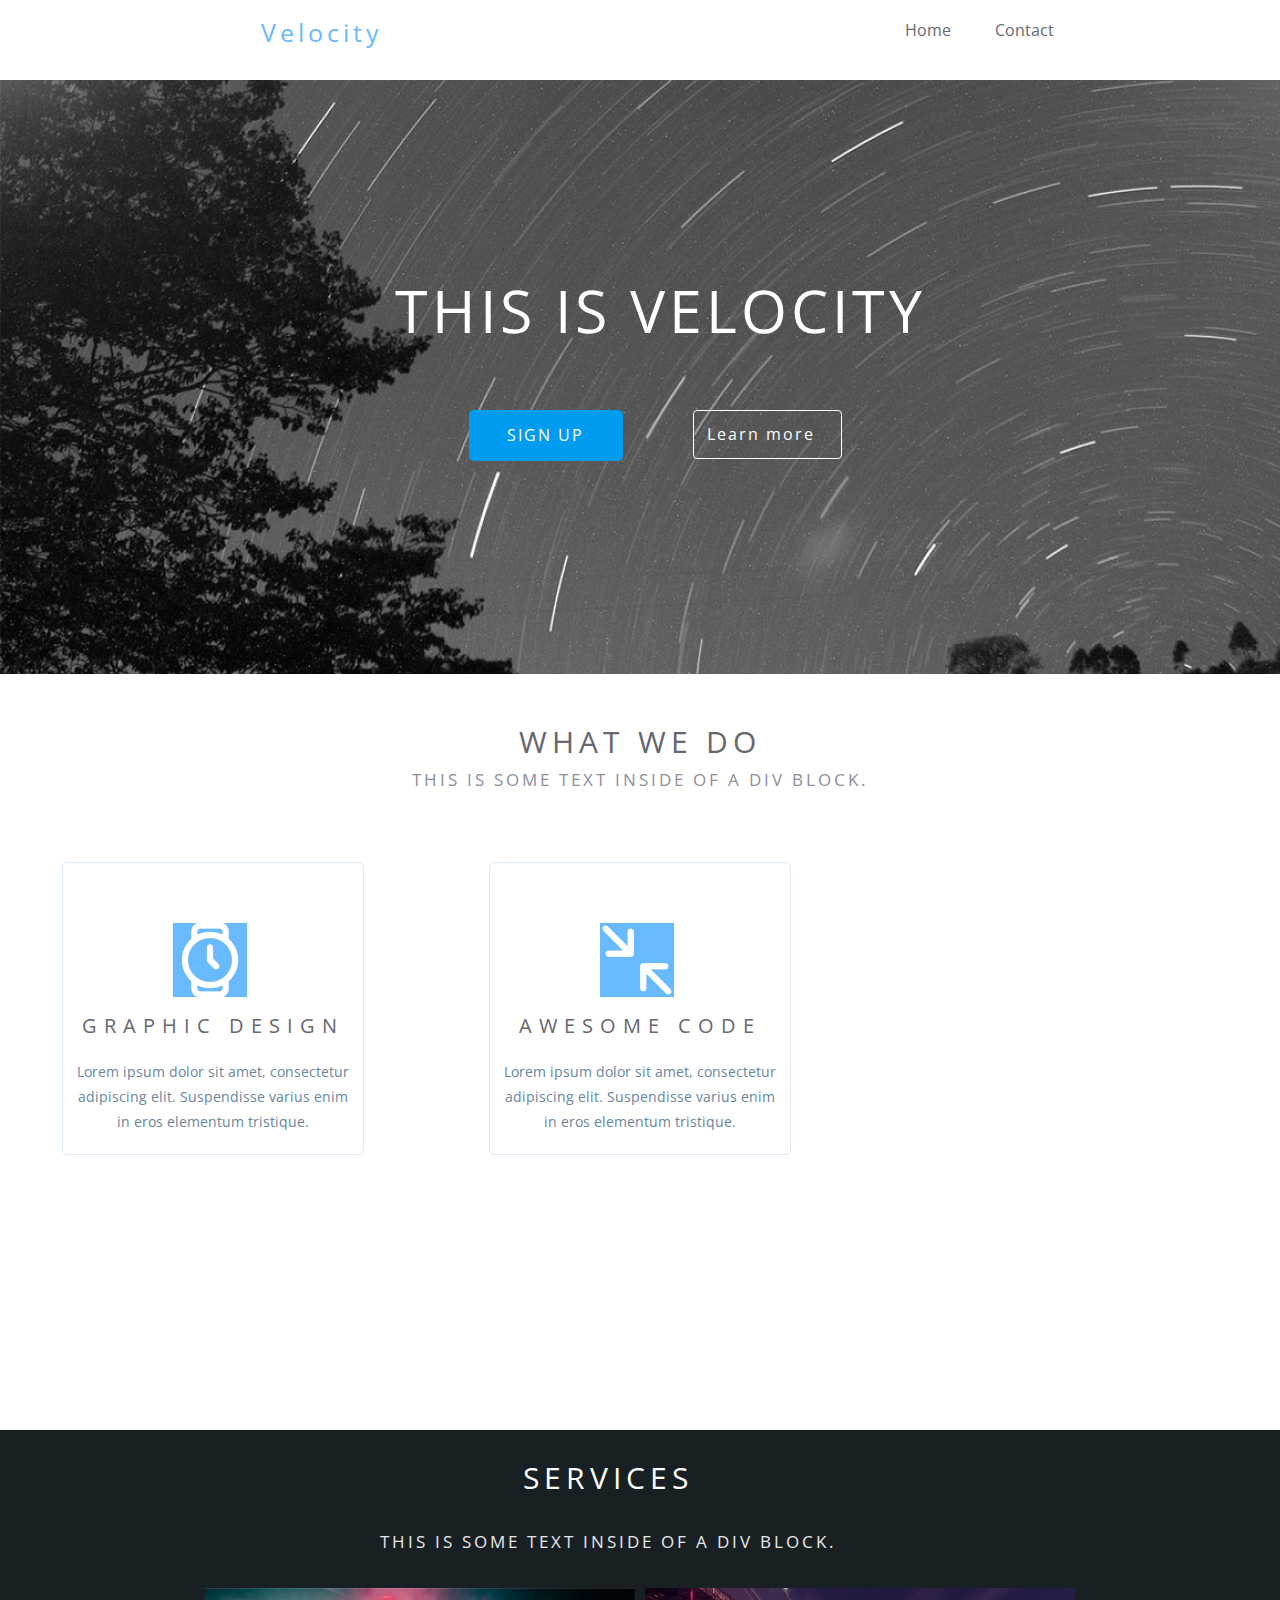
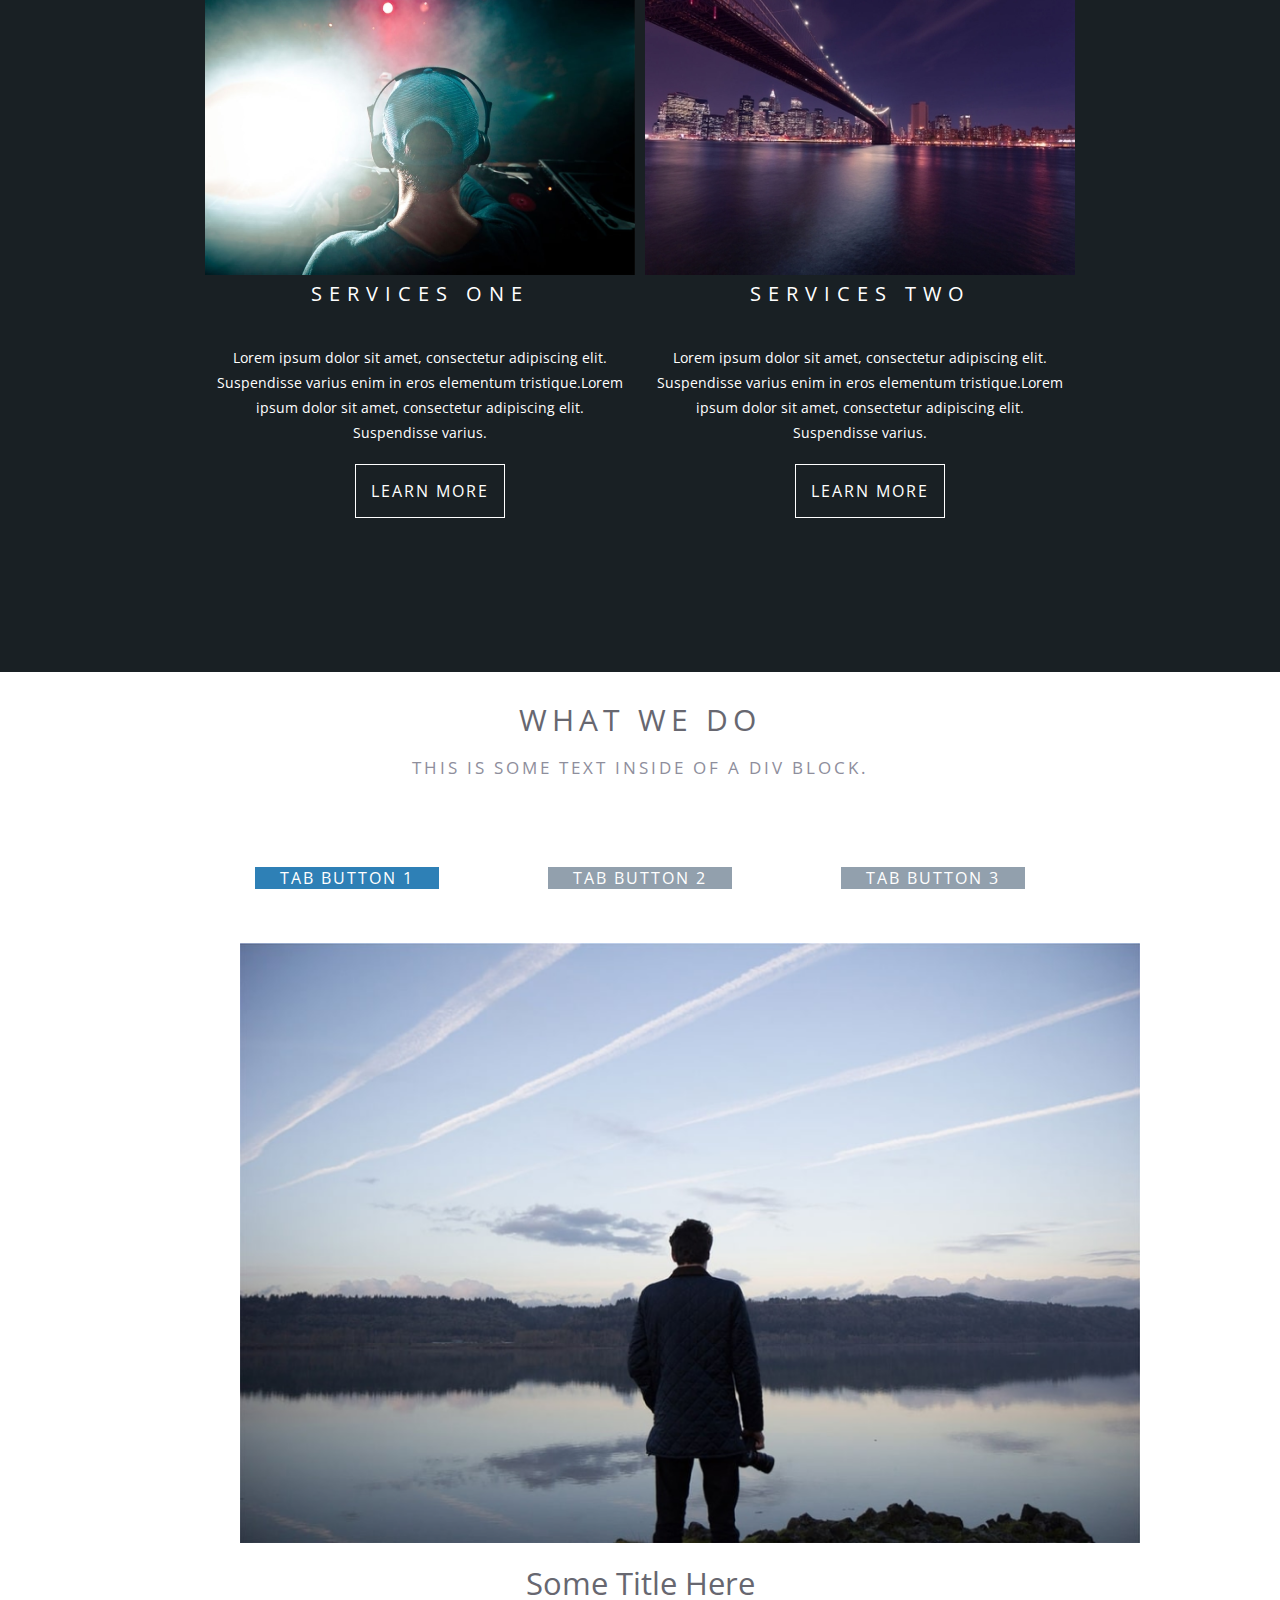
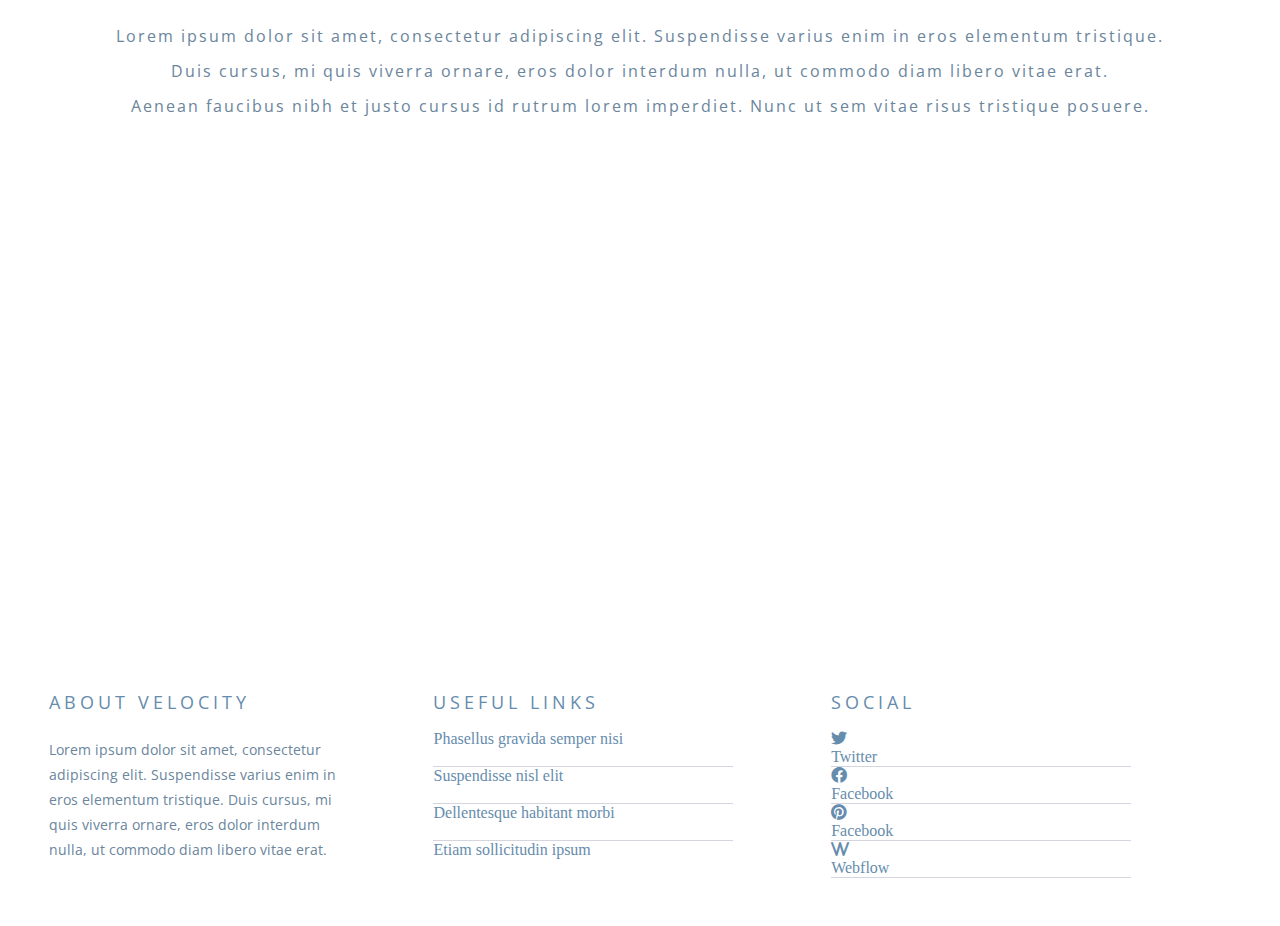
<file: velocity/index.html>
<!DOCTYPE html>
<html lang="en">
  <head>
    <meta charset="UTF-8" />
    <meta http-equiv="X-UA-Compatible" content="IE=edge" />
    <meta name="viewport" content="width=device-width, initial-scale=1.0" />
    <title>Velocity</title>
    <link rel="stylesheet" href="style.css" />
    <link rel="stylesheet" href="all.css" />
    <link rel="preconnect" href="https://fonts.googleapis.com" />
    <link rel="preconnect" href="https://fonts.gstatic.com" crossorigin />
   
    <link href="https://fonts.googleapis.com/css2?family=Open+Sans&display=swap"rel="stylesheet"/>
    <link href="https://unpkg.com/aos@2.3.1/dist/aos.css" rel="stylesheet">
  </head>
  <body>
    <div class="container">
      <div class="header">
        <div class="velocity">
          <a href="">Velocity</a>
        </div>
        <div class="a">
          <a href="">Home</a>

          <a href="">Contact</a>
        </div>
      </div>
      <div class="back">
        <h1>This is Velocity</h1>
        <div class="ds">
        <div class="sign">
          <a href="">sign up</a>
        </div>
        <div class="learn">
          <a href="">Learn more</a>
        </div>
        </div>
      </div>
      <div class="most">
        <h1>what we do</h1>
        <h2>This is some text inside of a div block.</h2>
        <br /><br /><br /><br />
        <div class="free">
          <div class="f1">
            <img src="./image/IMAGE (34).png" />
            <h3>Graphic Design</h3>
            <br />
            <p>
              Lorem ipsum dolor sit amet, consectetur<br />
              adipiscing elit. Suspendisse varius enim<br />
              in eros elementum tristique.
            </p>
          </div>
          <div class="f2">
            <img src="./image/IMAGE (35).png" />
            <h3>Awesome code</h3>
            <br />
            <p>
              Lorem ipsum dolor sit amet, consectetur<br />
              adipiscing elit. Suspendisse varius enim<br />
              in eros elementum tristique.
            </p>
          </div>
          <div class="f3" data-aos="fade-right">
            <img src="./image/IMAGE (36).png" />
            <h3>free template</h3>
            <br />
            <p>
              Lorem ipsum dolor sit amet, consectetur<br />
              adipiscing elit. Suspendisse varius enim<br />
              in eros elementum tristique.
            </p>
          </div>
        </div>
      </div>
      <br /><br />
      <div class="service">
        <h1>services</h1>
        <br /><br />
        <h2>This is some text inside of a div block.</h2>
        <br /><br />
        <div class="der">
          <div class="left">
            <img src="./image/ol.png" />
            <h3>SERVICES one</h3>
            <br /><br />
            <p>
              Lorem ipsum dolor sit amet, consectetur adipiscing elit.<br />
              Suspendisse varius enim in eros elementum tristique.Lorem<br />
              ipsum dolor sit amet, consectetur adipiscing elit.
              <br />Suspendisse varius.
            </p>
            <br /><br />
            <a href="">Learn more</a>
          </div>
          <div class="right">
            <img src="./image/lo.png" />
            <h3>SERVICES two</h3>
            <br /><br />
            <p>
              Lorem ipsum dolor sit amet, consectetur adipiscing elit.<br />
              Suspendisse varius enim in eros elementum tristique.Lorem
              <br />ipsum dolor sit amet, consectetur adipiscing elit.
              <br />Suspendisse varius.
            </p>
            <br /><br />
            <a href="">Learn more</a>
          </div>
        </div>
      </div>
      <div class="tab">
        <h1>what we do</h1>
        <h2>This is some text inside of a div block.</h2>
        <div class="button">
          <div class="d">
            <a href="">Tab Button 1</a>
          </div>
          <div class="f">
            <a href="">Tab Button 2</a>
          </div>
          <div class="g">
            <a href="">Tab Button 3</a>
          </div>
        </div>
        <br /><br /><br />
        <img src="./image/man.png" /><br /><br />
        <h3>Some Title Here</h3>
        <br />
        <p>
          Lorem ipsum dolor sit amet, consectetur adipiscing elit. Suspendisse
          varius enim in eros elementum tristique.<br />Duis cursus, mi quis
          viverra ornare, eros dolor interdum nulla, ut commodo diam libero
          vitae erat.<br />
          Aenean faucibus nibh et justo cursus id rutrum lorem imperdiet. Nunc
          ut sem vitae risus tristique posuere.
        </p>
      </div>
      <div class="about">
        <div class="first">
          <h1>about velocity</h1>
          <p><br>
            Lorem ipsum dolor sit amet, consectetur<br> adipiscing elit. Suspendisse
            varius enim in<br> eros elementum tristique. Duis cursus, mi<br> quis
            viverra ornare, eros dolor interdum<br> nulla, ut commodo diam libero
            vitae erat.
          </p>
        </div>
        <div class="second">
          <h1>useful links</h1><br>
          <a href="">Phasellus gravida semper nisi</a><br><br>
          <div class="rec"> 
          </div>
          <a href="">Suspendisse nisl elit</a><br><br>
          <div class="rec"> 
          </div>
          <a href="">Dellentesque habitant morbi</a><br><br>
          <div class="rec"> 
          </div>
          <a href="">Etiam sollicitudin ipsum</a>
        </div>

        <div class="thirst">
          <h1>social</h1><br>
          <a href=""><i class="fa-brands fa-twitter"></i></a>
          <br> <a href="">Twitter</a><br>
          <div class="rec"> <br>
          </div>
          <a href=""><i class="fa-brands fa-facebook"></i>
            <br> <a href="">Facebook</a><br>
            <div class="rec"> <br>
            </div>
          <a href=""><i class="fa-brands fa-pinterest"></i>
            <br> <a href="">Facebook</a><br>
            <div class="rec"> <br>
            </div>
          <a href=""><i class="fa-solid fa-w"></i>
            <br><a href="">Webflow</a>
            <div class="rec"> <br>
            </div>
        </div>
      </div>
    </div>
    <script src="https://unpkg.com/aos@2.3.1/dist/aos.js"></script>
    <script>
      AOS.init();
    </script>
  </body>
</html>
</file>
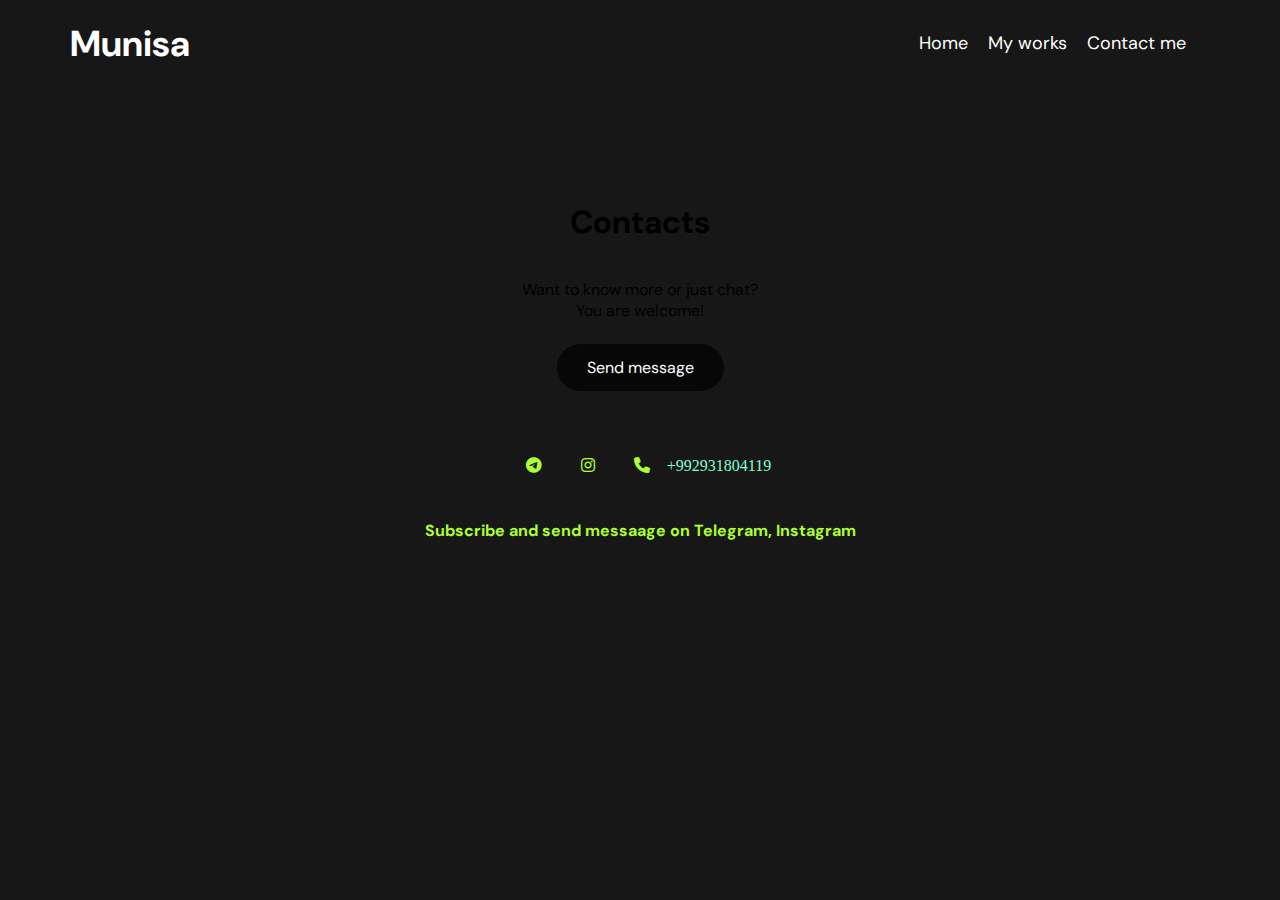
<file: contact.html>
<!DOCTYPE html>
<html lang="en">
<head>
    <meta charset="UTF-8">
    <meta http-equiv="X-UA-Compatible" content="IE=edge">
    <meta name="viewport" content="width=device-width, initial-scale=1.0">
    <link rel="stylesheet" href="contact.css">
    <link rel="stylesheet" href="/contacts/all.css">
    <link rel="preconnect" href="https://fonts.googleapis.com">
    <link rel="preconnect" href="https://fonts.gstatic.com" crossorigin>
    <link
        href="https://fonts.googleapis.com/css2?family=DM+Sans:ital,wght@0,400;0,500;0,700;1,400;1,500;1,700&display=swap"
        rel="stylesheet">
    <title>Document</title>
</head>
<body>
    <div class="container">
        <div class="navbar">
            <div class="navbar-content">
                <div class="logo">
                    <h1>Munisa</h1>
                </div>
                <div class="navbar-items">
                    <ul>
                        <li><a href="./index.html">Home</a></li>
                        <li><a href="./mywork.html">My works</a></li>
                        <li><a href="">Contact me</a></li>
                    </ul>
                </div>
            </div>
            
        </div>
        <div class="contact">
            <div class="text2">
                <h1>Contacts</h1><br><br>
                <p>Want to know more or just chat? <br>
                    You are welcome!</p><br><br>
                    <a href="">Send message</a>
            </div>
            <div class="icon">
                <a href="https://t.me/Carbonara_Lajimolala"><i class="fa-brands fa-telegram"></i></a>
                <a href="https://www.instagram.com/xz._.name/"><i class="fa-brands fa-instagram"></i>
                <a href=""><i class="fa-solid fa-phone"></i>+992931804119</a>
            </div>
            <div class="text3">
                <h4>Subscribe and send messaage  on
                    Telegram, Instagram</h4>
            </div>
        </div>
    </div>
</file>
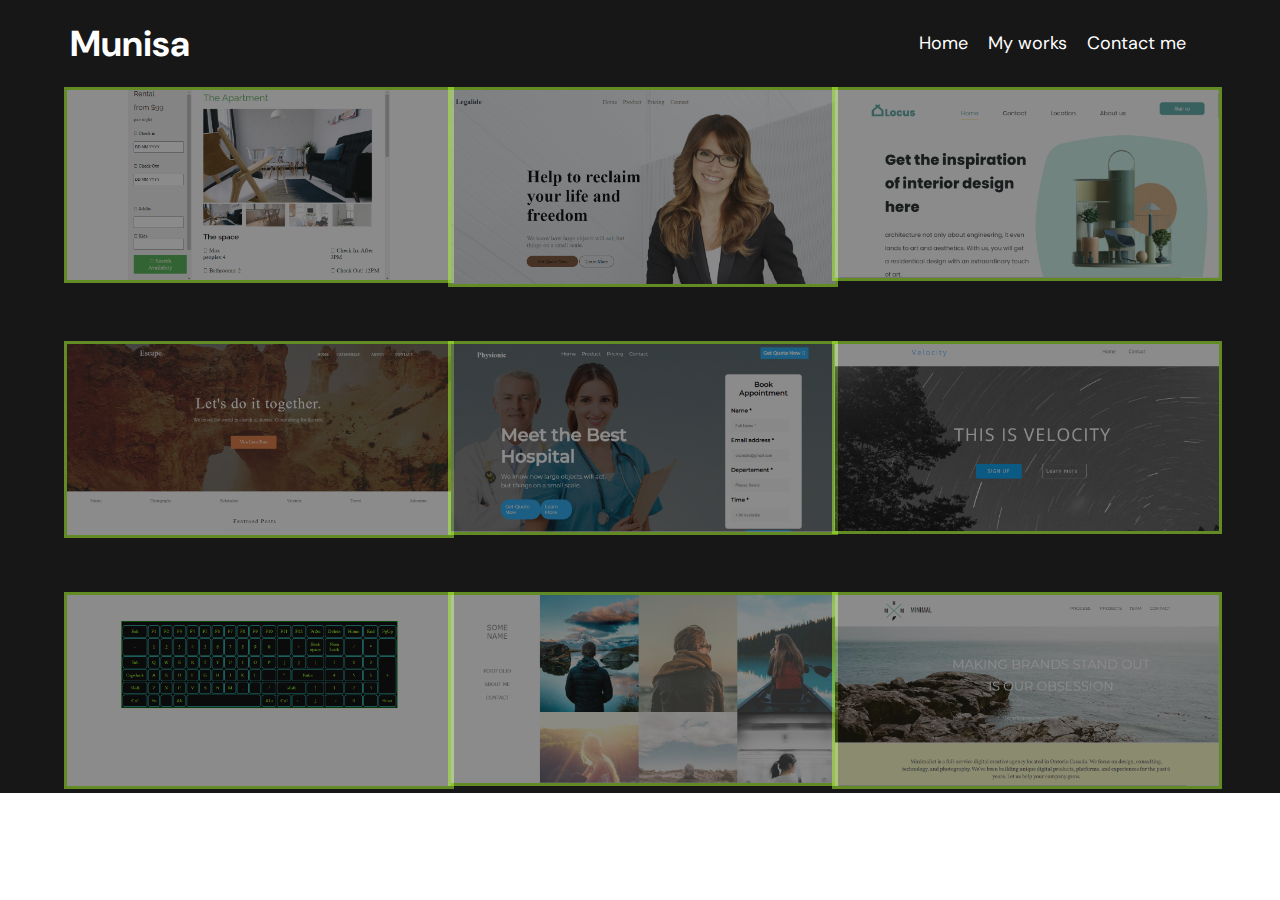
<file: mywork.html>
<!DOCTYPE html>
<html lang="en">
<head>
    <meta charset="UTF-8">
    <meta http-equiv="X-UA-Compatible" content="IE=edge">
    <meta name="viewport" content="width=device-width, initial-scale=1.0">
    <link rel="stylesheet" href="myworkstyle.css">
    <link rel="stylesheet" href="all.css">
    <link rel="preconnect" href="https://fonts.googleapis.com">
    <link rel="preconnect" href="https://fonts.gstatic.com" crossorigin>
    <link
        href="https://fonts.googleapis.com/css2?family=DM+Sans:ital,wght@0,400;0,500;0,700;1,400;1,500;1,700&display=swap"
        rel="stylesheet">
        <link href="https://unpkg.com/aos@2.3.1/dist/aos.css" rel="stylesheet">
    <title>Document</title>
</head>
<body>
    <div class="container">
        <div class="navbar">
            <div class="navbar-content">
                <div class="logo">
                    <h1>Munisa</h1>
                </div>
                <div class="navbar-items">
                    <ul>
                        <li><a href="./index.html">Home</a></li>
                        <li><a href="">My works</a></li>
                        <li><a href="./contact.html">Contact me</a></li>
                    </ul>
                </div>
            </div>
        </div>
        <div class="works">
            <a href="..//apartment/"><img src="./images/apart.png"></a>
            <a href="../kompania/"><img src="./images/woman.png"></a>
            <a href="../locus/"><img src="./images/locus.png"></a>
        </div>
        <div class="works1">
            <a href="../lets do it together/"><img src="./images/lets do it together.png"></a>
            <a href="../phsion/"><img src="./images/doctor.png"></a>
            <a href="../velocity/"><img src="./images/veloctiy.png"></a>
        </div>
        <div class="works2">
            <a href="../keybord/"><img src="./images/keyboard.png"></a>
            <a href="../portfolio/"><img src="./images/port.png"></a>
            <a href="../minimal/"><img src="./images/minimal.png"></a>
        </div>
    </div>
    <script src="https://unpkg.com/aos@2.3.1/dist/aos.js"></script>
    <script>
        AOS.init();
      </script>
</body>
</html>
</file>
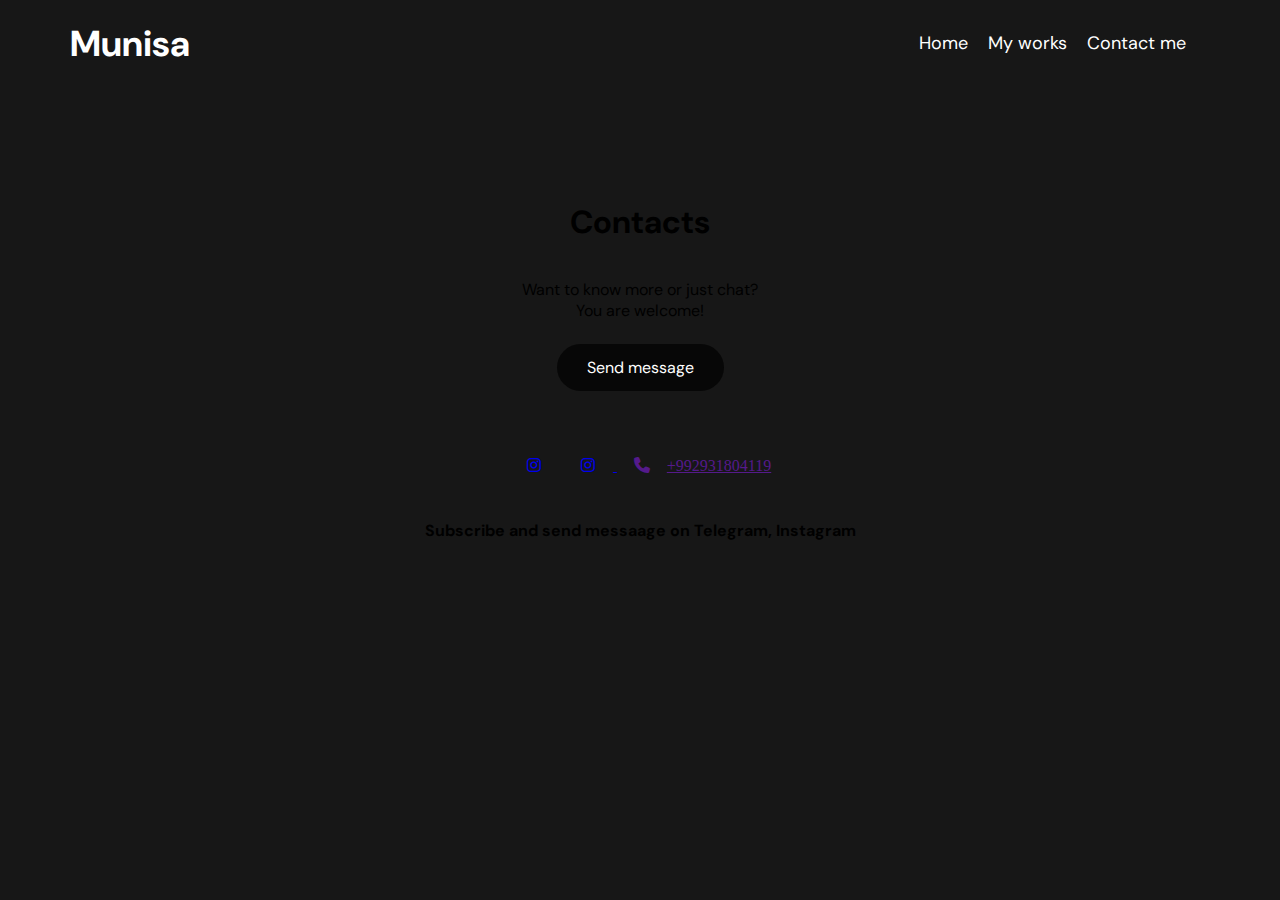
<file: contacts/contact.html>
<!DOCTYPE html>
<html lang="en">
<head>
    <meta charset="UTF-8">
    <meta http-equiv="X-UA-Compatible" content="IE=edge">
    <meta name="viewport" content="width=device-width, initial-scale=1.0">
    <link rel="stylesheet" href="contact.css">
    <link rel="stylesheet" href="/contacts/all.css">
    <link rel="preconnect" href="https://fonts.googleapis.com">
    <link rel="preconnect" href="https://fonts.gstatic.com" crossorigin>
    <link
        href="https://fonts.googleapis.com/css2?family=DM+Sans:ital,wght@0,400;0,500;0,700;1,400;1,500;1,700&display=swap"
        rel="stylesheet">
    <title>Document</title>
</head>
<body>
    <div class="container">
        <div class="navbar">
            <div class="navbar-content">
                <div class="logo">
                    <h1>Munisa</h1>
                </div>
                <div class="navbar-items">
                    <ul>
                        <li><a href="./index.html">Home</a></li>
                        <li><a href="../index.html">My works</a></li>
                        <li><a href="">Contact me</a></li>
                    </ul>
                </div>
            </div>
            
        </div>
        <div class="contact">
            <div class="text2">
                <h1>Contacts</h1><br><br>
                <p>Want to know more or just chat? <br>
                    You are welcome!</p><br><br>
                    <a href="">Send message</a>
            </div>
            <div class="icon">
                <a href="https://t.me/Carbonara_Lajimolala"><i class="fa-brands fa-instagram"></i></a>
                <a href="https://www.instagram.com/___legenda.___/"><i class="fa-brands fa-instagram"></i>
                <a href=""><i class="fa-solid fa-phone"></i>+992931804119</a>
            </div>
            <div class="text3">
                <h4>Subscribe and send messaage  on
                    Telegram, Instagram</h4>
            </div>
        </div>
    </div>
</file>
<file: style.css>
* {
  margin: 0;
  padding: 0;
}

.container {
  width: 100%;
  background-color: #171717;
  background-size: 100% 100%;
}

@media (max-width: 480px) {
  .container {
    height: auto;
  }
}

.container .navbar {
  display: -webkit-box;
  display: -ms-flexbox;
  display: flex;
  -webkit-box-pack: center;
      -ms-flex-pack: center;
          justify-content: center;
  width: 95%;
}

@media (max-width: 480px) {
  .container {
    width: 100%;
  }
}

.container .navbar-content {
  padding: 20px;
  display: -webkit-box;
  display: -ms-flexbox;
  display: flex;
  -webkit-box-align: center;
      -ms-flex-align: center;
          align-items: center;
  -webkit-box-pack: justify;
      -ms-flex-pack: justify;
          justify-content: space-between;
  width: 100%;
}

@media (max-width: 480px) {
  .container .navbar-content {
    background-color: #171717;
  }
}

.container .navbar-content .menu {
  display: -webkit-box;
  display: -ms-flexbox;
  display: flex;
}

@media (max-width: 480px) {
  .container .navbar-content .menu {
    top: 4.1%;
    right: 15%;
    position: absolute;
  }
}

@media (max-width: 480px) {
  .container .navbar-content {
    -webkit-box-orient: vertical;
    -webkit-box-direction: normal;
        -ms-flex-direction: column;
            flex-direction: column;
  }
}

.container .navbar-content .navbar-items ul {
  list-style-type: none;
  display: -webkit-box;
  display: -ms-flexbox;
  display: flex;
  -webkit-box-align: center;
      -ms-flex-align: center;
          align-items: center;
  -webkit-box-pack: center;
      -ms-flex-pack: center;
          justify-content: center;
}

@media (max-width: 480px) {
  .container .navbar-content .navbar-items ul {
    -webkit-box-orient: vertical;
    -webkit-box-direction: normal;
        -ms-flex-direction: column;
            flex-direction: column;
    padding-top: 50px;
    padding-top: 20px;
  }
}

.container .navbar-content .navbar-items ul li {
  padding: 10px;
}

@media (max-width: 480px) {
  .container .navbar-content .navbar-items ul li {
    padding-top: 80px;
  }
}

.container .navbar-content .navbar-items ul li a {
  font-family: 'DM Sans';
  font-style: normal;
  font-weight: 400;
  font-size: 18px;
  line-height: 23px;
  color: #FFFFFF;
  text-decoration: none;
}

.container .navbar-content .navbar-items ul li a:hover {
  -webkit-transition: 0.7s ease;
  transition: 0.7s ease;
  color: greenyellow;
}

.container .navbar-content .logo h1 {
  font-family: 'DM Sans';
  font-style: normal;
  font-weight: 700;
  font-size: 36px;
  line-height: 47px;
  color: #FFFFFF;
  margin-left: 50px;
}

@media (max-width: 480px) {
  .container .navbar-content .logo h1 {
    margin-right: 50px;
    color: greenyellow;
  }
}

.main {
  background-color: #171717;
  display: -ms-grid;
  display: grid;
  width: 100%;
  -ms-grid-columns: 55% 40%;
      grid-template-columns: 55% 40%;
  -ms-grid-rows: 2fr;
      grid-template-rows: 2fr;
  margin-top: 50px;
}

@media (max-width: 480px) {
  .main {
    -ms-grid-columns: 100%;
        grid-template-columns: 100%;
  }
}

.main .main1 {
  width: 100%;
  display: -webkit-box;
  display: -ms-flexbox;
  display: flex;
  -webkit-box-pack: end;
      -ms-flex-pack: end;
          justify-content: flex-end;
  -webkit-box-align: center;
      -ms-flex-align: center;
          align-items: center;
  margin-right: 100px;
  margin-top: -200px;
}

@media (max-width: 480px) {
  .main .main1 {
    margin-top: 100px;
  }
}

.main .main1 .main-center {
  width: 70%;
}

@media (max-width: 480px) {
  .main .main1 .main-center {
    text-align: center;
    width: 100%;
    margin-bottom: 30px;
  }
}

.main .main1 .main-center h1 {
  font-family: 'DM Sans';
  font-style: normal;
  font-weight: 700;
  font-size: 48px;
  line-height: 62px;
  color: #FFFFFF;
}

.main .main1 .main-center p {
  font-family: 'DM Sans';
  font-style: normal;
  font-weight: 500;
  font-size: 18px;
  line-height: 23px;
  color: #828282;
}

@media (max-width: 480px) {
  .main .main1 .main-center p {
    width: 100%;
  }
}

.main .main1 .main-center .main-buttons {
  margin-top: 35px;
}

@media (max-width: 480px) {
  .main .main1 .main-center .main-buttons {
    width: 100%;
    -webkit-box-orient: vertical;
    -webkit-box-direction: normal;
        -ms-flex-direction: column;
            flex-direction: column;
  }
}

.main .main1 .main-center .dow {
  cursor: pointer;
  background-color: #27AE60;
  padding: 10px 36px 10px 36px;
  font-family: 'DM Sans';
  color: #FFFFFF;
}

.main .main1 .main-center .dow:hover {
  -webkit-transition: 0.7s ease;
  transition: 0.7s ease;
  color: greenyellow;
  background-color: red;
}

.main .main1 .main-center .learn {
  cursor: pointer;
  padding: 9px 20px 7px 20px;
  border: 1px solid white;
  font-family: 'DM Sans';
  color: white;
}

.main .main1 .main-center .learn:hover {
  -webkit-transition: 0.7s ease;
  transition: 0.7s ease;
  color: greenyellow;
  background-color: red;
}

.main .main2 img {
  width: 90%;
  border-radius: 50%;
  height: 65%;
  padding: 30px;
  background: rgba(30, 29, 29, 0.2);
  border: 1px solid rgba(30, 29, 29, 0.2);
}

.about {
  width: 100%;
  height: 70vh;
}

@media (max-width: 480px) {
  .about {
    display: -webkit-box;
    display: -ms-flexbox;
    display: flex;
    -webkit-box-orient: vertical;
    -webkit-box-direction: normal;
        -ms-flex-direction: column;
            flex-direction: column;
    height: auto;
  }
}

.about h1 {
  font-family: 'DM Sans';
  font-style: normal;
  font-weight: 700;
  font-size: 48px;
  line-height: 62px;
  text-align: center;
  color: #FFFFFF;
}

.about p {
  width: 100%;
  font-family: 'DM Sans';
  font-style: normal;
  font-weight: 400;
  font-size: 18px;
  line-height: 30px;
  text-align: center;
  color: #FFFFFF;
}

@media (max-width: 480px) {
  .about p {
    text-align: center;
    margin-left: 50px;
    width: 80%;
  }
}

.krugi {
  margin-top: 50px;
  display: -ms-grid;
  display: grid;
  -ms-grid-columns: 21% 20% 20% 20%;
      grid-template-columns: 21% 20% 20% 20%;
  -webkit-box-pack: end;
      -ms-flex-pack: end;
          justify-content: flex-end;
  margin-right: 100px;
}

@media (max-width: 480px) {
  .krugi {
    -ms-grid-columns: 100%;
        grid-template-columns: 100%;
    margin-left: 200px;
  }
}

.krugi .krug1 h2 {
  margin-left: -10px;
  text-align: start;
  font-family: 'DM Sans';
  font-style: normal;
  font-weight: 700;
  font-size: 18px;
  line-height: 23px;
  color: #FFFFFF;
}

.krugi .krug1 h3 {
  margin-left: -30px;
  font-family: 'DM Sans';
  font-style: normal;
  font-weight: 400;
  font-size: 18px;
  line-height: 23px;
  color: #FFFFFF;
}

.what h1 {
  font-family: 'DM Sans';
  font-style: normal;
  font-weight: 700;
  font-size: 48px;
  line-height: 62px;
  text-align: center;
  color: #FFFFFF;
}

@media (max-width: 480px) {
  .what h1 {
    margin-top: 100px;
  }
}

.what .kop {
  display: -ms-grid;
  display: grid;
  -ms-grid-columns: 25% 25% 25%;
      grid-template-columns: 25% 25% 25%;
  -webkit-box-pack: center;
      -ms-flex-pack: center;
          justify-content: center;
  margin-top: 50px;
}

@media (max-width: 480px) {
  .what .kop {
    -ms-grid-columns: 100%;
        grid-template-columns: 100%;
    margin-left: 100px;
  }
}

.what .kop img {
  margin-top: 10px;
  margin-left: 30px;
}

@media (max-width: 480px) {
  .what .kop img {
    display: -ms-grid;
    display: grid;
    -webkit-box-pack: justify;
        -ms-flex-pack: justify;
            justify-content: space-between;
    padding-top: 10px;
  }
}

.what .lopo {
  background-color: #212121;
  width: 300px;
  height: 200px;
}

@media (max-width: 480px) {
  .what .lopo {
    height: auto;
    margin-bottom: 20px;
  }
}

.what .lopo h2 {
  margin-left: 30px;
  margin-top: 30px;
  font-family: 'DM Sans';
  font-style: normal;
  font-weight: 500;
  font-size: 36px;
  line-height: 47px;
  color: #535353;
}

.what .lopi {
  background-color: #212121;
  width: 300px;
  height: 200px;
  border-bottom: 5px solid #27AE60;
}

@media (max-width: 480px) {
  .what .lopi {
    height: auto;
    margin-bottom: 20px;
  }
}

.what .lopi h2 {
  margin-left: 30px;
  margin-top: 30px;
  font-family: 'DM Sans';
  font-style: normal;
  font-weight: 500;
  font-size: 36px;
  line-height: 47px;
  color: #535353;
}

.myskils {
  width: 100%;
}

.myskils h1 {
  margin-top: 100px;
  font-family: 'DM Sans';
  font-style: normal;
  font-weight: 700;
  font-size: 48px;
  line-height: 62px;
  text-align: center;
  color: #FFFFFF;
}

.skil {
  margin-top: 80px;
  background-color: #333333;
  display: -webkit-box;
  display: -ms-flexbox;
  display: flex;
  -webkit-box-pack: center;
      -ms-flex-pack: center;
          justify-content: center;
  margin-left: 100px;
  margin-right: 100px;
}

@media (max-width: 480px) {
  .skil {
    -webkit-box-orient: vertical;
    -webkit-box-direction: normal;
        -ms-flex-direction: column;
            flex-direction: column;
  }
}

.skil h2 {
  margin-top: 20px;
  font-family: 'DM Sans';
  font-style: normal;
  font-weight: 700;
  font-size: 72px;
  line-height: 94px;
  text-align: center;
  color: #4F4F4F;
}

@media (max-width: 480px) {
  .skil h2 {
    text-align: center;
    margin-left: 70px;
  }
}

.skil p {
  font-family: 'DM Sans';
  font-style: normal;
  font-weight: 700;
  font-size: 24px;
  line-height: 31px;
  text-align: center;
  color: #27AE60;
  margin-bottom: 20px;
}

@media (max-width: 480px) {
  .skil p {
    text-align: center;
    margin-left: 100px;
  }
}

.skil .lo {
  width: 30%;
}

.getit {
  height: 122vh;
  margin-top: 100px;
}

.getit h1 {
  font-family: 'DM Sans';
  font-style: normal;
  font-weight: 700;
  font-size: 48px;
  line-height: 62px;
  text-align: center;
  color: #FFFFFF;
}

.rr {
  width: 100%;
  height: 80vh;
}

.rr input {
  font-family: 'Poppins';
  font-style: normal;
  outline: none;
  border-top: none;
  border-left: none;
  border-right: none;
  background-color: #171717;
  padding-right: 200px;
  margin-left: 10px;
  color: #27AE60;
}

.rr textarea {
  margin-left: -210px;
  background-color: #171717;
  width: 730px;
  height: 100px;
}

.rr label {
  font-family: 'DM Sans';
  font-style: normal;
  font-weight: 700;
  font-size: 14px;
  line-height: 18px;
  text-align: center;
  color: #4F4F4F;
}

.kyr {
  margin-top: 50px;
  display: -webkit-box;
  display: -ms-flexbox;
  display: flex;
  -webkit-box-pack: center;
      -ms-flex-pack: center;
          justify-content: center;
}

@media (max-width: 480px) {
  .kyr {
    -webkit-box-orient: vertical;
    -webkit-box-direction: normal;
        -ms-flex-direction: column;
            flex-direction: column;
    width: 90%;
    margin-left: 20px;
  }
}

.lou {
  display: -webkit-box;
  display: -ms-flexbox;
  display: flex;
  -ms-flex-pack: distribute;
      justify-content: space-around;
  margin-top: 50px;
  margin-left: 220px;
  width: auto;
}

@media (max-width: 480px) {
  .lou {
    width: 50%;
  }
}

.bot {
  text-align: center;
  color: #FFFFFF;
}

.bot a {
  color: white;
  padding: 12px 31px;
  background: #27AE60;
  text-decoration: none;
}

.bot a:hover {
  -webkit-transition: 0.7s ease;
  transition: 0.7s ease;
  color: greenyellow;
  background-color: red;
}
/*# sourceMappingURL=style.css.map */
</file>
<file: apartment/style.css>
*{
    margin: 0px;
    
    
 }
 #left{
     overflow:auto;
     padding-top: px;
     padding-left:20px;
     width: 15%;
     height: 100vh;
     background-color:#F1F1F1;
    
 }
 #right{
     background-color:#FFFFFF;
     width:50%;
     height: 100vh;
     overflow: auto;
     padding-left:20px;
  
     
     
 }
 #container{
     width: 100%;
     justify-content: center;
     display: flex;
 }
 h4{
     color:gray
 }
 h2{
     font-weight:400;
     font-family: 'Raleway', sans-serif;
 }
 form{
     padding-top: 30px;
 }
 input{
     width: 90%;
     height: 5vh;
 }
 
 
 .button:hover{
    background-color: lightslategray;
    color: black;

 }
 .button {
    text-align: center;
padding:9px;
padding-left: 30px;
padding-right: 30px;
    background-color:#4caf50;
    text-decoration: none;
    color: beige;
    font-size: 20px;

}
.appart:hover{
    background-color:#DED7D7;
}

.appart{
    padding:2px;
    padding-left:3 px;
    padding-right: 3px;
}
.subs{
    padding:2px;
    padding-left:3 px;
    padding-right: 3px;
}
.subs:hover{
    background-color:#DED7D7;
}
.contact {
    padding:2px;
    padding-left:3 px;
    padding-right: 3px;
}
.contact:hover{
    background-color:#DED7D7;
}
.contact a{   text-decoration: none;
    padding: 5px;
    color: black;}
    .subs a{   text-decoration: none;
        padding: 5px;
        color: black;}
        .appart a{   text-decoration: none;
            padding: 5px;
            color: black;}
            h1{
                padding-bottom: 20px;
                padding-top: 10px;
            padding-left: 20px;
            font-family: 'Raleway', sans-serif;
            font-weight: 400;
        color: #4CAF50;}
       img{ width: 90%;
    padding-left: 20px;
}
    .aimg{
        width: 23%;
       
    
    }
    .cimg{
        width: 23%;
        display: flex;
        opacity: 0.75;
    }
    .dimg{
        width: 23%;
        display: flex;
        opacity: 0.75;
    }
    .eimg{
        width: 23%;
        display: flex;
        opacity: 0.75;
    }
   #iimg{
    display: flex;
   }
   .cimg:hover{
    opacity:1;
}
.dimg:hover{
    opacity:1;
}
.eimg:hover{
 
    opacity:1;}
    h3{
        font-family: 'Raleway', sans-serif;
        padding-left: 20px;
        padding-top: 20px;
        font-size: 25px;
    }
    .text{
padding-left: 20px;
        font-size:20px;
        padding-top: 20px;
       padding-bottom: 20px;
       display: flex;
       border-bottom: 1px solid grey;
    
    }
    .ko{
        padding-left:300px;  
    }
    .txt{
        padding-left: 20px;
                font-size:20px;
                padding-top: 20px;
               padding-bottom: 20px;
               display: flex;
               border-bottom: 1px solid grey;
            }
            .koo{
                padding-left:360px;  
        
            }
            .our{
                font-family: 'Raleway', sans-serif;
                border-bottom: 1px solid grey;
            }
            .our p{  font-family: 'Raleway', sans-serif;
                padding-left: 10px;
                padding-top: 15px;
                font-size:19px;
            }
            .or{
                font-family: 'Raleway', sans-serif;
               
            }
            .or p{  font-family: 'Raleway', sans-serif;
                padding-left: 10px;
                padding-top: 15px;
                font-size:19px;
            }
            
            .ss a{
            
                background-color: #4CAF50;
                text-decoration: none;
                color: #DED7D7;
                padding: 15px;}
            
            .ss :hover{
                background-color: #DED7D7;
                color:black;}
            .ss{
                width: 25%;
            }
            h3{
          font-family: 'Raleway', sans-serif;

            }
</file>
<file: home/style.css>
* {
  margin: 0;
  padding: 0;
}

.container {
  width: 100%;
  background-color: #171717;
  background-size: 100% 100%;
}

@media (max-width: 480px) {
  .container {
    height: auto;
  }
}

.container .navbar {
  display: -webkit-box;
  display: -ms-flexbox;
  display: flex;
  -webkit-box-pack: center;
      -ms-flex-pack: center;
          justify-content: center;
  width: 95%;
}

@media (max-width: 480px) {
  .container {
    width: 100%;
  }
}

.container .navbar-content {
  padding: 20px;
  display: -webkit-box;
  display: -ms-flexbox;
  display: flex;
  -webkit-box-align: center;
      -ms-flex-align: center;
          align-items: center;
  -webkit-box-pack: justify;
      -ms-flex-pack: justify;
          justify-content: space-between;
  width: 100%;
}

@media (max-width: 480px) {
  .container .navbar-content {
    background-color: #171717;
  }
}

.container .navbar-content .menu {
  display: -webkit-box;
  display: -ms-flexbox;
  display: flex;
}

@media (max-width: 480px) {
  .container .navbar-content .menu {
    top: 4.1%;
    right: 15%;
    position: absolute;
  }
}

@media (max-width: 480px) {
  .container .navbar-content {
    -webkit-box-orient: vertical;
    -webkit-box-direction: normal;
        -ms-flex-direction: column;
            flex-direction: column;
  }
}

.container .navbar-content .navbar-items ul {
  list-style-type: none;
  display: -webkit-box;
  display: -ms-flexbox;
  display: flex;
  -webkit-box-align: center;
      -ms-flex-align: center;
          align-items: center;
  -webkit-box-pack: center;
      -ms-flex-pack: center;
          justify-content: center;
}

@media (max-width: 480px) {
  .container .navbar-content .navbar-items ul {
    -webkit-box-orient: vertical;
    -webkit-box-direction: normal;
        -ms-flex-direction: column;
            flex-direction: column;
    padding-top: 50px;
  }
}

.container .navbar-content .navbar-items ul li {
  padding: 10px;
}

.container .navbar-content .navbar-items ul li a {
  font-family: 'DM Sans';
  font-style: normal;
  font-weight: 400;
  font-size: 18px;
  line-height: 23px;
  color: #FFFFFF;
  text-decoration: none;
}

.container .navbar-content .navbar-items ul li a:hover {
  -webkit-transition: 0.7s ease;
  transition: 0.7s ease;
  color: greenyellow;
}

.container .navbar-content .logo h1 {
  font-family: 'DM Sans';
  font-style: normal;
  font-weight: 700;
  font-size: 36px;
  line-height: 47px;
  color: #FFFFFF;
  margin-left: 50px;
}

@media (max-width: 480px) {
  .container .navbar-content .logo h1 {
    margin-right: 50px;
    color: greenyellow;
  }
}

.main {
  background-color: #171717;
  display: -ms-grid;
  display: grid;
  width: 100%;
  -ms-grid-columns: 55% 40%;
      grid-template-columns: 55% 40%;
  -ms-grid-rows: 2fr;
      grid-template-rows: 2fr;
  margin-top: 50px;
}

@media (max-width: 480px) {
  .main {
    -ms-grid-columns: 100%;
        grid-template-columns: 100%;
  }
}

.main .main1 {
  width: 100%;
  display: -webkit-box;
  display: -ms-flexbox;
  display: flex;
  -webkit-box-pack: end;
      -ms-flex-pack: end;
          justify-content: flex-end;
  -webkit-box-align: center;
      -ms-flex-align: center;
          align-items: center;
  margin-right: 100px;
}

.main .main1 .main-center {
  width: 70%;
}

@media (max-width: 480px) {
  .main .main1 .main-center {
    text-align: center;
    width: 100%;
    margin-bottom: 30px;
  }
}

.main .main1 .main-center h1 {
  font-family: 'DM Sans';
  font-style: normal;
  font-weight: 700;
  font-size: 48px;
  line-height: 62px;
  color: #FFFFFF;
}

.main .main1 .main-center p {
  font-family: 'DM Sans';
  font-style: normal;
  font-weight: 500;
  font-size: 18px;
  line-height: 23px;
  color: #828282;
}

@media (max-width: 480px) {
  .main .main1 .main-center p {
    width: 100%;
  }
}

.main .main1 .main-center .main-buttons {
  margin-top: 35px;
}

@media (max-width: 480px) {
  .main .main1 .main-center .main-buttons {
    width: 100%;
    -webkit-box-orient: vertical;
    -webkit-box-direction: normal;
        -ms-flex-direction: column;
            flex-direction: column;
  }
}

.main .main1 .main-center .dow {
  cursor: pointer;
  background-color: #27AE60;
  padding: 10px 36px 10px 36px;
  font-family: 'DM Sans';
  color: #FFFFFF;
}

.main .main1 .main-center .learn {
  cursor: pointer;
  padding: 9px 20px 7px 20px;
  border: 1px solid white;
  font-family: 'DM Sans';
  color: white;
}

@media (max-width: 480px) {
  .main .main2 {
    margin-left: 50px;
  }
}

.main .main2 img {
  width: 90%;
}

.about {
  margin-top: 100px;
  width: 100%;
  height: 70vh;
}

@media (max-width: 480px) {
  .about {
    display: -webkit-box;
    display: -ms-flexbox;
    display: flex;
    -webkit-box-orient: vertical;
    -webkit-box-direction: normal;
        -ms-flex-direction: column;
            flex-direction: column;
    height: auto;
  }
}

.about h1 {
  font-family: 'DM Sans';
  font-style: normal;
  font-weight: 700;
  font-size: 48px;
  line-height: 62px;
  text-align: center;
  color: #FFFFFF;
}

.about p {
  width: 100%;
  font-family: 'DM Sans';
  font-style: normal;
  font-weight: 400;
  font-size: 18px;
  line-height: 30px;
  text-align: center;
  color: #FFFFFF;
}

@media (max-width: 480px) {
  .about p {
    text-align: center;
    margin-left: 50px;
    width: 80%;
  }
}

.krugi {
  margin-top: 50px;
  display: -ms-grid;
  display: grid;
  -ms-grid-columns: 21% 20% 20% 20%;
      grid-template-columns: 21% 20% 20% 20%;
  -webkit-box-pack: end;
      -ms-flex-pack: end;
          justify-content: flex-end;
  margin-right: 100px;
}

@media (max-width: 480px) {
  .krugi {
    -ms-grid-columns: 100%;
        grid-template-columns: 100%;
    margin-left: 200px;
  }
}

.krugi .krug1 h2 {
  margin-left: -10px;
  text-align: start;
  font-family: 'DM Sans';
  font-style: normal;
  font-weight: 700;
  font-size: 18px;
  line-height: 23px;
  color: #FFFFFF;
}

.krugi .krug1 h3 {
  margin-left: -30px;
  font-family: 'DM Sans';
  font-style: normal;
  font-weight: 400;
  font-size: 18px;
  line-height: 23px;
  color: #FFFFFF;
}

.what h1 {
  font-family: 'DM Sans';
  font-style: normal;
  font-weight: 700;
  font-size: 48px;
  line-height: 62px;
  text-align: center;
  color: #FFFFFF;
}

@media (max-width: 480px) {
  .what h1 {
    margin-top: 100px;
  }
}

.what .kop {
  display: -ms-grid;
  display: grid;
  -ms-grid-columns: 25% 25% 25%;
      grid-template-columns: 25% 25% 25%;
  -webkit-box-pack: center;
      -ms-flex-pack: center;
          justify-content: center;
  margin-top: 50px;
}

@media (max-width: 480px) {
  .what .kop {
    -ms-grid-columns: 100%;
        grid-template-columns: 100%;
  }
}

.what .kop img {
  width: 90%;
}

@media (max-width: 480px) {
  .what .kop img {
    width: 50%;
    display: -ms-grid;
    display: grid;
    -webkit-box-pack: justify;
        -ms-flex-pack: justify;
            justify-content: space-between;
    margin-left: 130px;
    padding-top: 50px;
  }
}

.myskils {
  width: 100%;
}

.myskils h1 {
  margin-top: 100px;
  font-family: 'DM Sans';
  font-style: normal;
  font-weight: 700;
  font-size: 48px;
  line-height: 62px;
  text-align: center;
  color: #FFFFFF;
}

.skil {
  margin-top: 80px;
  background-color: #333333;
  display: -webkit-box;
  display: -ms-flexbox;
  display: flex;
  -webkit-box-pack: center;
      -ms-flex-pack: center;
          justify-content: center;
  margin-left: 100px;
  margin-right: 100px;
}

@media (max-width: 480px) {
  .skil {
    -webkit-box-orient: vertical;
    -webkit-box-direction: normal;
        -ms-flex-direction: column;
            flex-direction: column;
  }
}

.skil h2 {
  margin-top: 20px;
  font-family: 'DM Sans';
  font-style: normal;
  font-weight: 700;
  font-size: 72px;
  line-height: 94px;
  text-align: center;
  color: #4F4F4F;
}

@media (max-width: 480px) {
  .skil h2 {
    text-align: center;
    margin-left: 70px;
  }
}

.skil p {
  font-family: 'DM Sans';
  font-style: normal;
  font-weight: 700;
  font-size: 24px;
  line-height: 31px;
  text-align: center;
  color: #27AE60;
  margin-bottom: 20px;
}

@media (max-width: 480px) {
  .skil p {
    text-align: center;
    margin-left: 100px;
  }
}

.skil .lo {
  width: 30%;
}

.getit {
  margin-top: 100px;
}

.getit h1 {
  font-family: 'DM Sans';
  font-style: normal;
  font-weight: 700;
  font-size: 48px;
  line-height: 62px;
  text-align: center;
  color: #FFFFFF;
}

.rr {
  width: 100%;
  height: 80vh;
}

.rr input {
  font-family: 'Poppins';
  font-style: normal;
  outline: none;
  border-top: none;
  border-left: none;
  border-right: none;
  background-color: #171717;
  padding-right: 200px;
  margin-left: 10px;
  color: #27AE60;
}

.rr label {
  font-family: 'DM Sans';
  font-style: normal;
  font-weight: 700;
  font-size: 14px;
  line-height: 18px;
  text-align: center;
  color: #4F4F4F;
}

.kyr {
  margin-top: 50px;
  display: -webkit-box;
  display: -ms-flexbox;
  display: flex;
  -webkit-box-pack: center;
      -ms-flex-pack: center;
          justify-content: center;
}

@media (max-width: 480px) {
  .kyr {
    -webkit-box-orient: vertical;
    -webkit-box-direction: normal;
        -ms-flex-direction: column;
            flex-direction: column;
    width: 90%;
    margin-left: 20px;
  }
}

.lou {
  margin-left: 500px;
}

.bot {
  color: #FFFFFF;
}
/*# sourceMappingURL=style.css.map */
</file>
<file: keybord/style.css>
*{
    margin:0;
    padding-top:10px;
   }


table{
 margin: auto;
 border: 2px solid green;
 background-color:black;

}
td,tr{
  background-color:black;
  border: 2px solid lightseagreen;
  text-align: center;
  border-radius:8px;
  padding: 10px;
  color: greenyellow;

}

td:hover{
   background-color: aquamarine;
}
</file>
<file: lets do it together/style.css>
*{
    margin: 0px;
}
.container{
    width: 100%;
}
.top{
    width: 100%;
    height: 500px;
    background-image: url(./image/fon.png);
    background-size: cover;
    background-repeat: no-repeat;
}
.top a{
    text-decoration: none;
    position: absolute;
height: 26px;
left: 0%;
right: 90.21%;
top: 20px;
padding-left: 250px;
font-family: 'Lora';
font-style: normal;
font-weight: 400;
font-size: 26px;
line-height: 26px;
color: #FFFFFF;
}


#home{
position: absolute;
height: 20px;
top: 27px;
font-family: 'Oxygen';
font-style: normal;
font-weight: 400;
font-size: 12px;
line-height: 20px;
letter-spacing: 0.6px;
text-transform: uppercase;
left:600px;
color: #FFFFFF;
}
#Categories{
    position: absolute;
    height: 20px;
    top: 27px;
    font-family: 'Oxygen';
    font-style: normal;
    font-weight: 400;
    font-size: 12px;
    line-height: 20px;
    letter-spacing: 0.6px;
    text-transform: uppercase;
    padding-left: 913px;
    color: #FFFFFF;
    
}
#About{
    position: absolute;
    height: 20px;
    top: 27px;
    font-family: 'Oxygen';
    font-style: normal;
    font-weight: 400;
    font-size: 12px;
    line-height: 20px;
    letter-spacing: 0.6px;
    text-transform: uppercase;
    padding-left: 1031px;
    color: #FFFFFF;
    
}
#Contact{
    position: absolute;
    height: 20px;
    top: 27px;
    font-family: 'Oxygen';
    font-style: normal;
    font-weight: 400;
    font-size: 12px;
    line-height: 20px;
    letter-spacing: 0.6px;
    text-transform: uppercase;
    padding-left: 1112px;
    color: #FFFFFF;
    
}
#lets{
    position: absolute;
    width: 498px;
    height: 51px;
    left: calc(50% - 498px/2);
    
    font-family: 'Lora';
    font-style: normal;
    font-weight: 400;
    font-size: 50px;
    line-height: 51px;
    letter-spacing: 2px;
    color: #FFFFFF;
    top: 177px;
   text-align: center;
    
}
#we{
    position: absolute;
width: 504px;
height: 20px;
left: calc(50% - 504px/2);
top: 248px;

font-family: 'Oxygen';
font-style: normal;
font-weight: 400;
font-size: 17px;
line-height: 20px;

text-align: center;

color: rgba(255, 255, 255, 0.63);
}
#view{
    position: absolute;
    width: 105px;
    height: 20px;
    font-family: 'Oxygen';
    font-style: normal;
    font-weight: 400;
    font-size: 13px;
    line-height: 20px;    
    top: 311px;
    left: 557px;
    color: #FFFFFF;
    background-color: #DD783F;
    padding: 12px 18px 12px 31px;
}
.bottom{
    padding-top: 22px;
    justify-content: space-around;
    display: flex;
    width: 100%;
    height: 65px;
    margin-right: 10px;
    padding-left: 0px;
}
.bottom a{
    text-decoration: none;
    font-family: 'Lora';
    font-style: normal;
    font-weight: 400;
    font-size: 14px;
    line-height: 20px;
    text-align: center;
    
    color: #768088;
    
}
.bottom2{
    width: 100%;
    height: 1255px;
}
.bottom2 p{
    text-align: center;
width: 161px;
height: 27px;
font-family: 'Oxygen';
font-style: normal;
font-weight: 400;
font-size: 20px;
line-height: 27px;
margin-left: 557px;
letter-spacing: 2px;
color: #2E2E2E;
}
h4{
    margin-left: 50px;
width: 188px;
height: 1px;
margin-top: 16px;
margin-left: 537px;
background: #DEDEDE;
border-radius: 0px;

}


.img {
margin-left: 50px;
    display: flex;
    height: 50vh;
}
.img1{
    width:10000px;
    height: 280px;
    background-image: url(./image/IMAGE\ \(23\).png);
    background-repeat: no-repeat;
margin-left: 150px;
margin-right: 20px;
}
.img1 h1 {
  
height: 30px;
margin-top: 157px;
margin-left: 20px;
font-family: 'Lora';
font-style: normal;
font-weight: 400;
font-size: 27px;
line-height: 30px;


color: #FFFFFF;
}
.img1 h4{
   
width: 300px;
font-family: 'Oxygen';
font-style: normal;
font-weight: 400;
font-size: 14px;
line-height: 25px;

color: rgba(255, 255, 255, 0.7);
    margin-top: 6px;
    margin-left: 20px;
    }
.img1 img{
    margin-left: 20px;
}
.img2 img{
    margin-left: 20px;
}
.img1 h5{
    width: 300px;
font-family: 'Oxygen';
font-style: normal;
font-weight: 400;
font-size: 14px;
line-height: 25px;

color: rgba(255, 255, 255, 0.7);

}
.img2 h6{
    width: 300px;
font-family: 'Oxygen';
font-style: normal;
font-weight: 400;
font-size: 14px;
line-height: 25px;

color: rgba(255, 255, 255, 0.7);
margin-left: 20px;
}
.img2{
    margin-right: 150px;
    width:10000px;
    height: 280px;
    background-image: url(./image/IMAGE\ \(24\).png);
    background-repeat: no-repeat;
}
.img2 h2{
      
height: 30px;
margin-top: 157px;
margin-left: 20px;
font-family: 'Lora';
font-style: normal;
font-weight: 400;
font-size: 27px;
line-height: 30px;


color: #FFFFFF;
}
.img h5{
    width: 300px;
font-family: 'Oxygen';
font-style: normal;
font-weight: 400;
font-size: 14px;
line-height: 25px;

color: rgba(255, 255, 255, 0.7);
    margin-top: 6px;
    margin-left: 20px;
}
.projects p{
    font-family: 'Oxygen';
    font-style: normal;
    font-weight: 400;
    font-size: 13px;
    line-height: 19px;
    color: #7A7A7A;
    background-color: white;
    padding-bottom:35px ;
    border-bottom: 1px solid rgba(239, 239, 239, 1);

 }
 .slaid3 {
    margin-top:50px;

background-color: rgba(247, 247, 247, 1);
   
 }
 .gg{
    position: absolute;
   height: 2px;
   left: 47%;
   right: 47%;
   background: rgba(0, 0, 0, 0.09);
   border-radius: 0px;
   }

   .recent h2{
   padding-bottom:10px ;
font-family: 'Oxygen';
font-style: normal;
font-weight: 400;
font-size: 20px;
line-height: 27px;
text-align: center;
letter-spacing: 2px;
color: #2E2E2E;

 }
 .projects{
    margin-left: 150px;
    margin-right: 150px;
    display: flex;
    flex-wrap: wrap;
    justify-content: space-around;
 }
 .projects h2{
     background-color: white;  
    font-family: 'Lora';
    font-style: normal;
    font-weight: 400;
    font-size: 16px;
    line-height: 21px;
    color: #101315;
     }
.projects .img{
      width: 10px;
height: 26px;
border-radius: 60px;
     }
   
    
     .projects h3{
        display: flex;
        flex-direction: row;
        font-family: 'Oxygen';
font-style: normal;
font-weight: 400;
font-size: 11px;
line-height: 35px;
color: #999999;
background: #FCFCFC;
     }
     .im1 h3{
        display: flex;
        justify-content: end;
     }
</file>
<file: phsion/style.css>
* {
  margin: 0;
  padding: 0;
}

.container {
  width: 100%;
  height: 100vh;
}

.container img {
  background-image: url("images/background.png");
  background-size: cover;
  width: 120%;
  z-index: -1;
  position: absolute;
}

@media (max-width: 480px) {
  .container {
    height: auto;
    width: 100%;
  }
}

.container nav {
  display: -webkit-box;
  display: -ms-flexbox;
  display: flex;
  -ms-flex-pack: distribute;
      justify-content: space-around;
}

@media (max-width: 480px) {
  .container nav {
    -webkit-box-orient: vertical;
    -webkit-box-direction: normal;
        -ms-flex-direction: column;
            flex-direction: column;
  }
}

.container nav h2 {
  color: white;
  padding-top: 2%;
}

@media (max-width: 480px) {
  .container nav h2 {
    text-align: center;
    font-family: 'Montserrat';
  }
}

.container nav h4 {
  background-color: #23A6F0;
  color: white;
  padding: 10px;
  margin-top: 1%;
  margin-left: 15%;
  font-family: 'Montserrat';
  cursor: pointer;
}

.container nav h4 i {
  margin-left: 5px;
}

@media (max-width: 480px) {
  .container nav h4 {
    width: 35%;
    margin-left: 33%;
  }
}

.container nav ul {
  display: -webkit-box;
  display: -ms-flexbox;
  display: flex;
  list-style: none;
  padding-top: 2%;
}

@media (max-width: 480px) {
  .container nav ul {
    -webkit-box-orient: vertical;
    -webkit-box-direction: normal;
        -ms-flex-direction: column;
            flex-direction: column;
    margin: auto;
  }
}

.container nav ul li a {
  font-family: 'Montserrat';
  text-decoration: none;
  margin: 10px;
  color: white;
}

@media (max-width: 480px) {
  .container nav ul li a {
    line-height: 50px;
  }
}

.container .content {
  display: -webkit-box;
  display: -ms-flexbox;
  display: flex;
}

@media (max-width: 480px) {
  .container .content {
    -webkit-box-orient: vertical;
    -webkit-box-direction: normal;
        -ms-flex-direction: column;
            flex-direction: column;
    background-color: #252B42;
  }
}

.container .content .text {
  width: 50%;
  margin-top: 17%;
  margin-left: 13%;
}

.container .content .text h1 {
  font-family: 'Montserrat';
  font-size: 60px;
  color: white;
}

@media (max-width: 480px) {
  .container .content .text h1 {
    font-size: 30px;
    color: black;
  }
}

.container .content .text p {
  font-family: 'Montserrat';
  font-size: 20px;
  color: white;
  line-height: 30px;
}

@media (max-width: 480px) {
  .container .content .text p {
    font-size: 15px;
    line-height: 15px;
    color: black;
  }
}

.container .content .text .btn {
  display: -webkit-box;
  display: -ms-flexbox;
  display: flex;
  width: 37%;
  -webkit-box-pack: justify;
      -ms-flex-pack: justify;
          justify-content: space-between;
  margin-top: 5%;
}

@media (max-width: 480px) {
  .container .content .text .btn {
    width: 100%;
    -webkit-box-orient: vertical;
    -webkit-box-direction: normal;
        -ms-flex-direction: 100%;
            flex-direction: 100%;
    padding: 50px;
  }
}

.container .content .text .btn a {
  font-family: 'Montserrat';
  color: white;
  text-decoration: none;
  background-color: #23A6F0;
  padding: 15px;
  border-radius: 30px;
  font-family: 'Montserrat';
}

@media (max-width: 480px) {
  .container .content .text .btn a {
    width: 40%;
    margin-top: -14%;
    margin-right: -20%;
    float: right;
    padding: 12px;
  }
}

.container .content .box {
  width: 20%;
  margin-top: 4%;
  margin-left: 8.5%;
  background-color: white;
  height: 80vh;
  border-radius: 10px;
}

@media (max-width: 480px) {
  .container .content .box {
    height: auto;
    width: 100%;
    margin-left: 0;
    margin-bottom: 15%;
    text-align: center;
  }
}

.container .content .box form {
  padding: 20px;
}

.container .content .box form h4 {
  font-family: 'Montserrat';
  margin-top: 20%;
  margin-left: 15%;
}

@media (max-width: 480px) {
  .container .content .box form h4 {
    margin-left: 0;
  }
}

.container .content .box form h4 a {
  font-family: 'Montserrat';
  color: white;
  text-decoration: none;
  background-color: #23A6F0;
  padding: 15px;
  border-radius: 30px;
}

.container .content .box form h2 {
  font-family: 'Montserrat';
  text-align: center;
}

.container .content .box form h3 {
  font-family: 'Montserrat';
  margin-top: 7%;
}

.container .content .box form input {
  padding: 15px;
  background-color: #F9F9F9;
  border: none;
}

.middle {
  width: 100%;
  height: 100vh;
  margin-top: 20%;
}

@media (max-width: 480px) {
  .middle {
    height: auto;
    margin-top: -5%;
  }
}

.middle h1 {
  font-family: 'Montserrat';
  text-align: center;
  margin-top: 5%;
}

.middle p {
  font-family: 'Montserrat';
  text-align: center;
}

.middle .items {
  width: 80%;
  margin-left: 10%;
  margin-top: 7%;
  display: -webkit-box;
  display: -ms-flexbox;
  display: flex;
  -ms-flex-pack: distribute;
      justify-content: space-around;
}

@media (max-width: 480px) {
  .middle .items {
    -webkit-box-orient: vertical;
    -webkit-box-direction: normal;
        -ms-flex-direction: column;
            flex-direction: column;
    margin-left: 0;
  }
}

.middle .items .item-1 {
  width: 30%;
  border: 1px solid #23A6F0;
  height: 60vh;
  border-radius: 10px;
}

@media (max-width: 480px) {
  .middle .items .item-1 {
    width: 100%;
    height: auto;
    margin-left: 12%;
    margin-bottom: 5%;
  }
}

.middle .items .item-1 p {
  font-family: 'Montserrat';
  width: 80%;
  text-align: start;
  margin-left: 15%;
  margin-top: 7%;
}

.middle .items .item-1 h4 a {
  font-family: 'Montserrat';
  text-decoration: none;
  margin-left: 15%;
  color: #23A6F0;
}

.middle .items .item-1 .head {
  background-color: #8EC2F2;
  width: 100%;
  height: 15vh;
  border-radius: 10px;
}

.middle .items .item-1 .head h4 {
  font-family: 'Montserrat';
  margin-left: 20%;
  padding-top: 7%;
  color: white;
}

@media (max-width: 480px) {
  .middle .items .item-1 .head h4 {
    padding-top: 3%;
  }
}

.middle .items .item-1 .head h4 i {
  background-color: white;
  border-radius: 50%;
  padding: 20px;
  color: #23A6F0;
  margin-right: 5%;
}

.middle .items .item-2 {
  width: 30%;
  border: 1px solid #23A6F0;
  height: 60vh;
  border-radius: 10px;
}

@media (max-width: 480px) {
  .middle .items .item-2 {
    width: 100%;
    height: auto;
    margin-left: 12%;
    margin-bottom: 5%;
  }
}

.middle .items .item-2 p {
  font-family: 'Montserrat';
  width: 80%;
  text-align: start;
  margin-left: 15%;
  margin-top: 7%;
}

.middle .items .item-2 h4 a {
  font-family: 'Montserrat';
  text-decoration: none;
  margin-left: 15%;
  color: #23A6F0;
}

.middle .items .item-2 .head {
  background-color: #8EC2F2;
  width: 100%;
  height: 15vh;
  border-radius: 10px;
}

.middle .items .item-2 .head h4 {
  font-family: 'Montserrat';
  margin-left: 20%;
  padding-top: 7%;
  color: white;
}

@media (max-width: 480px) {
  .middle .items .item-2 .head h4 {
    padding-top: 3%;
  }
}

.middle .items .item-2 .head h4 i {
  background-color: white;
  border-radius: 50%;
  padding: 20px;
  color: #23A6F0;
  margin-right: 5%;
}

.middle .items .item-3 {
  width: 30%;
  border: 1px solid #23A6F0;
  height: 60vh;
  border-radius: 10px;
}

@media (max-width: 480px) {
  .middle .items .item-3 {
    width: 100%;
    height: auto;
    margin-left: 12%;
    margin-bottom: 5%;
  }
}

.middle .items .item-3 p {
  font-family: 'Montserrat';
  width: 80%;
  text-align: start;
  margin-left: 15%;
  margin-top: 7%;
}

.middle .items .item-3 h4 a {
  font-family: 'Montserrat';
  text-decoration: none;
  margin-left: 15%;
  color: #23A6F0;
}

.middle .items .item-3 .head {
  background-color: #8EC2F2;
  width: 100%;
  height: 15vh;
  border-radius: 10px;
}

.middle .items .item-3 .head h4 {
  font-family: 'Montserrat';
  margin-left: 20%;
  padding-top: 7%;
  color: white;
}

@media (max-width: 480px) {
  .middle .items .item-3 .head h4 {
    padding-top: 3%;
  }
}

.middle .items .item-3 .head h4 i {
  background-color: white;
  border-radius: 50%;
  padding: 20px;
  color: #23A6F0;
  margin-right: 5%;
}

.footer {
  width: 100%;
  height: 40vh;
}

.footer .block {
  width: 80%;
  display: -webkit-box;
  display: -ms-flexbox;
  display: flex;
  -ms-flex-pack: distribute;
      justify-content: space-around;
  margin: auto;
}

@media (max-width: 480px) {
  .footer .block {
    margin-bottom: -12%;
    width: 100%;
    -webkit-box-orient: vertical;
    -webkit-box-direction: normal;
        -ms-flex-direction: column;
            flex-direction: column;
  }
}

.footer .block .block-1 {
  width: 20%;
  height: 30vh;
}

@media (max-width: 480px) {
  .footer .block .block-1 {
    width: 100%;
    text-align: center;
  }
}

.footer .block .block-1 h2 {
  font-family: 'Montserrat';
  margin-top: 15%;
  color: #252B42;
}

@media (max-width: 480px) {
  .footer .block .block-1 h2 {
    color: white;
  }
}

.footer .block .block-1 p {
  font-family: 'Montserrat';
  color: #737373;
}

@media (max-width: 480px) {
  .footer .block .block-1 p {
    color: blue;
  }
}

.footer .block .block-1 i {
  font-family: 'Montserrat';
  color: #23A6F0;
  margin-right: 20px;
  margin-top: 15px;
  font-size: 25px;
}

.footer .block .block-2 {
  width: 20%;
  height: 30vh;
}

@media (max-width: 480px) {
  .footer .block .block-2 {
    width: 100%;
    margin-bottom: 5%;
    text-align: center;
  }
}

.footer .block .block-2 h2 {
  font-family: 'Montserrat';
  margin-top: 15%;
  color: #252B42;
}

@media (max-width: 480px) {
  .footer .block .block-2 h2 {
    color: white;
  }
}

.footer .block .block-2 p a {
  font-family: 'Montserrat';
  text-decoration: none;
  color: #737373;
  line-height: 30px;
}

.footer .block .block-2 p a:hover {
  color: black;
}

.footer .block .block-3 {
  width: 20%;
  height: 30vh;
}

@media (max-width: 480px) {
  .footer .block .block-3 {
    width: 100%;
    margin-bottom: 5%;
    text-align: center;
  }
}

.footer .block .block-3 h2 {
  font-family: 'Montserrat';
  margin-top: 15%;
  color: #252B42;
}

@media (max-width: 480px) {
  .footer .block .block-3 h2 {
    color: white;
  }
}

.footer .block .block-3 p a {
  font-family: 'Montserrat';
  text-decoration: none;
  color: #737373;
  line-height: 30px;
}

.footer .block .block-3 p a:hover {
  color: purple;
}

@media (max-width: 480px) {
  .footer .block .block-3 p a {
    color: blue;
  }
}

.footer .block .block-4 {
  width: 20%;
  height: 30vh;
}

@media (max-width: 480px) {
  .footer .block .block-4 {
    width: 100%;
    margin-bottom: 25%;
    text-align: center;
  }
}

.footer .block .block-4 h2 {
  font-family: 'Montserrat';
  margin-top: 15%;
  color: #252B42;
}

@media (max-width: 480px) {
  .footer .block .block-4 h2 {
    color: white;
  }
}

.footer .block .block-4 p a {
  font-family: 'Montserrat';
  text-decoration: none;
  color: #737373;
  line-height: 30px;
}

.footer .block .block-4 p a:hover {
  color: red;
}

@media (max-width: 480px) {
  .footer .block .block-4 p a {
    color: blue;
  }
}

.footer .last {
  width: 100%;
  height: 5vh;
  background-color: lightgrey;
  margin-top: 3%;
  text-align: center;
}

@media (max-width: 480px) {
  .footer .last {
    width: 100%;
    margin-top: 11%;
  }
}

.footer .last p {
  font-family: 'Montserrat';
  padding-top: .7%;
}

.footer .last p a {
  font-family: 'Montserrat';
  text-decoration: none;
  color: #737373;
}

.footer .last p a:hover {
  color: purple;
}

@media (max-width: 480px) {
  .footer .last p a {
    color: black;
  }
}
/*# sourceMappingURL=style.css.map */
</file>
<file: portfolio/style.css>
*{
    margin: 0px;
    
}
#container{
    display: flex;
}
#left{
    
   position: fixed;
    padding-top: 100px;
    width: 24%;
    height: 100vh;
    text-align: center;

}
#right{
    padding-left: 300px;
     width: 77%;
     height: 100vh;
     display: flex;
     
 }

#Some{
    font-family: Verdana, Geneva, Tahoma, sans-serif;
    color: gray;
    font-weight: 500;
}
p{
    padding: 4px;
    display: block;
    color: gray;
    text-align: center;
    font-family: Verdana, Geneva, Tahoma, sans-serif;
    
}
p:hover{

    background-color: lightgray;
    color: black;
    
}
img{
    vertical-align: middle;
   opacity: 0.8;
    width: 100%;
}
img:hover{
    opacity: 1;
}
</file>
<file: velocity/style.css>
*{
margin: 0;
}

.header{
    height: 60px;
    width:1355px;
    background-color:white;
    display: flex;
    justify-content: space-around;
    padding-top: 20px;
}
.velocity a{
    font-family: 'Open Sans';
font-style: normal;
font-weight: 400;
font-size: 25px;
line-height: 25px;
letter-spacing: 4px;
color: #69B9FF;
padding-top: 10px;
text-decoration: none;
}
.a a{
    font-family: 'Open Sans';
font-style: normal;
font-weight: 400;
font-size: 16px;
line-height: 20px;
color: #676770;
text-decoration: none;
margin-right:40px;
}
.a a:hover{
    background-color:lightgray;
}
.back{
    background-image:url(./image/IMAGE\ \(33\).png);
    height: 594px;
    display: flex;
    flex-direction: column;
    align-items: center;
    
}
.ds{
    display: flex;
    justify-content: space-around;
  padding-top:50px;
  padding: 20px;
}
.back h1{
font-family: 'Open Sans';
font-style: normal;
font-weight: 400;
font-size: 59px;
line-height: 60px;
text-align: center;
letter-spacing: 4px;
text-transform: uppercase;
padding-top:200px;
margin-left:40px;
color: #FFFFFF;
}
.sign{
    padding-top:50px;
    margin-left:50px;
}
.learn{
    padding-top:50px;
    margin-left:50px;
    padding-right:20px;
    padding-left:20px;
}
.sign a{
font-family: 'Open Sans';
font-style: normal;
font-weight: 400;
font-size: 16px;
line-height: 21px;
text-align: center;
letter-spacing: 2px;
text-transform: uppercase;
text-decoration: none;
color: #FFFFFF;
display: flex;
justify-content:center;
background-color: rgba(105, 185, 255, 1);
padding-top:10px;
height:35px;
width:138px;
border-radius:4px;
position: relative;
background-color:#009CF1;
color: white;
padding: 8px;
border-radius: 5px;
display: flex;
flex-direction: column;
align-items: center;
}
.sign a:hover{
    background-color:lightgray;
}
.learn a{   
font-family: 'Open Sans';
font-style: normal;
font-weight: 400;
font-size: 16px;
line-height: 21px;
text-align: center;
letter-spacing: 2px;
color: #FFFFFF;
text-decoration: none;
border: 1px solid #FFFFFF;
padding:13px;
border-radius: 4px;
position: relative;
width: 121px;
height: 21px;
display: flex;

}
.learn a:hover{
    background-color: #69B9FF;
 }
 .most{
    height: 80vh;
 }
 .most h1{
    padding-top:50px;
    font-family: 'Open Sans';
    font-style: normal;
    font-weight: 400;
    font-size: 30px;
    line-height: 36px;
    text-align: center;
    letter-spacing: 5px;
    text-transform: uppercase;
    color: #676770;}
    .most h2{
        font-family: 'Open Sans';
font-style: normal;
font-weight: 400;
font-size: 17px;
line-height: 20px;
text-align: center;
letter-spacing: 3px;
text-transform: uppercase;
color: #8E8E9C;
padding-top: 10px;
    }
    .free h3{
        font-family: 'Open Sans';
font-style: normal;
font-weight: 400;
font-size: 20px;
line-height: 30px;
letter-spacing: 7px;
text-transform: uppercase;
color: #676770;
text-align: center;
    }
.free p{
    font-family: 'Open Sans';
    font-style: normal;
    font-weight: 400;
    font-size: 14px;
    line-height: 25px;
    color: #6A859C;
    text-align: center;
}

.free {
    display: flex;
    justify-content: space-around;
}
.f1{
    height: 291px;
    width: 300px;
    border-radius: 5px;
    background: #FFFFFF;
border: 1px solid #DCEBF7;
}
.f2{
    height: 291px;
    width: 300px;
    border-radius: 5px;
    background: #FFFFFF;
border: 1px solid #DCEBF7; 
}
.f3{
    height: 291px;
    width: 300px;
    border-radius: 5px;
    background: #FFFFFF;
border: 1px solid #DCEBF7;
}
.free img{
  padding-left:100px;
  padding-top: 50px;
}
.service{
height: 842px;
background-color: rgba(25, 32, 36, 1);
}
.service h1{
   
font-family: 'Open Sans';
font-style: normal;
font-weight: 400;
font-size: 30px;
line-height: 36px;
text-align: center;
letter-spacing: 5px;
text-transform: uppercase;
padding-top: 30px;
color: #FFFFFF;
padding-right:5%;
}
    .service h2{
        font-family: 'Open Sans';
        font-style: normal;
        font-weight: 400;
        font-size: 17px;
        line-height: 20px;
        text-align: center;
        letter-spacing: 3px;
        text-transform: uppercase;
        color: #E8E8E8;
        padding-right: 5%; 
    }
    .der{
padding-right:200px;
padding-left: 200px;
        display: flex;
        justify-content:space-around;
    }
    .der h3{
        font-family: 'Open Sans';
font-style: normal;
font-weight: 400;
font-size: 20px;
line-height: 30px;
text-align: center;
letter-spacing: 7px;
text-transform: uppercase;

color: #FFFFFF;
    }
    .der p{
        
font-family: 'Open Sans';
font-style: normal;
font-weight: 400;
font-size: 14px;
line-height: 25px;
text-align: center;
color: #FFFFFF;
    }
    .der a{
padding:15px;
        margin-left:150px;
font-family: 'Open Sans';
font-style: normal;
font-weight: 400;
font-size: 16px;
line-height: 21px;
text-align: center;
letter-spacing: 2px;
text-transform: uppercase;
text-decoration: none;
color: #FFFFFF;
border: 1px solid white;
    }
    .der a:hover{
        background-color: #69B9FF ;
    }
    .tab{
        height:180vh;
    }
    .tab h1{
        padding-top: 30px;
        font-family: 'Open Sans';
font-style: normal;
font-weight: 400;
font-size: 30px;
line-height: 36px;
text-align: center;
letter-spacing: 5px;
text-transform: uppercase;
color: #676770;
    }
    .tab h2{
 padding-top:20px;
  font-family: 'Open Sans';
font-style: normal;
font-weight: 400;
font-size: 17px;
line-height: 20px;
text-align: center;
letter-spacing: 3px;
text-transform: uppercase;
color: #8E8E9C;
    }
    .button {
        padding-top:90px;
    display: flex;
    justify-content: space-around;
padding-right: 200px;
padding-left: 200px;
}
.d a{
    padding-left: 25px;
    padding-right:25px;
    text-decoration: none;
font-family: 'Open Sans';
font-style: normal;
font-weight: 400;
font-size: 16px;
line-height: 21px;
text-align: center;
letter-spacing: 2px;
text-transform: uppercase;
background-color:rgba(46, 128, 182, 1);
color: #FFFFFF;
}
.d a:hover{
background-color: #8E8E9C;
}
.f a{
    padding-left: 25px;
    padding-right:25px;
text-decoration: none;
font-family: 'Open Sans';
font-style: normal;
font-weight: 400;
font-size: 16px;
line-height: 21px;
text-align: center;
letter-spacing: 2px;
text-transform: uppercase;
color: #FFFFFF;
background: #92A0AD;

}
.g a{
    padding-left: 25px;
    padding-right:25px;
    text-decoration: none;
font-family: 'Open Sans';
font-style: normal;
font-weight: 400;
font-size: 16px;
line-height: 21px;
text-align: center;
letter-spacing: 2px;
text-transform: uppercase;
background: #92A0AD;
color: #FFFFFF;
}
.g a:hover{
    background-color: rgba(46, 128, 182, 1);
}
.f a:hover{
    background-color: rgba(46, 128, 182, 1);
}
 .tab img{
   margin-left: 240px;
    width:900px;
}
.tab h3{
    
font-family: 'Open Sans';
font-style: normal;
font-weight: 400;
font-size: 31px;
line-height: 36px;
text-align: center;
color: #676770;
}
.tab p{
    
font-family: 'Open Sans';
font-style: normal;
font-weight: 400;
font-size:1em;
line-height:35px;
text-align: center;
color: #6A859C;
letter-spacing: 2px;
}


.about h1{
    font-family: 'Open Sans';
    font-style: normal;
    font-weight: 400;
    font-size: 18px;
    line-height: 20px;
    letter-spacing: 4px;
    text-transform: uppercase;
    color: rgba(102, 140, 173, 1);
}
.about{
   
    padding-right:100px;
    display: flex;
    justify-content:space-around;
}
.about p{
    font-family: 'Open Sans';
font-style: normal;
font-weight:400;
font-size: 14px;
line-height: 25px;
color: #6A859C;
}
.about a{

    text-decoration: none;
    color: rgba(102, 140, 173, 1);
}
.rec{
width:300px;
height:0.1vh;
background-color: rgba(213, 213, 224, 1);
}
.about a:hover{
    color: black;
}
.thirst a {
    padding-bottom:50px;

}
</file>
<file: contact.css>
* {
  margin: 0;
  padding: 0;
}

.container {
  width: 100%;
  height: 100vh;
  background-color: #171717;
  background-size: 100% 100%;
}

@media (max-width: 480px) {
  .container {
    height: auto;
  }
}

.container .navbar {
  display: -webkit-box;
  display: -ms-flexbox;
  display: flex;
  -webkit-box-pack: center;
      -ms-flex-pack: center;
          justify-content: center;
  width: 95%;
}

@media (max-width: 480px) {
  .container {
    width: 100%;
  }
}

.container .navbar-content {
  padding: 20px;
  display: -webkit-box;
  display: -ms-flexbox;
  display: flex;
  -webkit-box-align: center;
      -ms-flex-align: center;
          align-items: center;
  -webkit-box-pack: justify;
      -ms-flex-pack: justify;
          justify-content: space-between;
  width: 100%;
}

@media (max-width: 480px) {
  .container .navbar-content {
    background-color: #171717;
  }
}

.container .navbar-content .menu {
  display: -webkit-box;
  display: -ms-flexbox;
  display: flex;
}

@media (max-width: 480px) {
  .container .navbar-content .menu {
    top: 4.1%;
    right: 15%;
    position: absolute;
  }
}

@media (max-width: 480px) {
  .container .navbar-content {
    -webkit-box-orient: vertical;
    -webkit-box-direction: normal;
        -ms-flex-direction: column;
            flex-direction: column;
  }
}

.container .navbar-content .navbar-items ul {
  list-style-type: none;
  display: -webkit-box;
  display: -ms-flexbox;
  display: flex;
  -webkit-box-align: center;
      -ms-flex-align: center;
          align-items: center;
  -webkit-box-pack: center;
      -ms-flex-pack: center;
          justify-content: center;
}

@media (max-width: 480px) {
  .container .navbar-content .navbar-items ul {
    -webkit-box-orient: vertical;
    -webkit-box-direction: normal;
        -ms-flex-direction: column;
            flex-direction: column;
    padding-top: 50px;
  }
}

.container .navbar-content .navbar-items ul li {
  padding: 10px;
}

.container .navbar-content .navbar-items ul li a {
  font-family: 'DM Sans';
  font-style: normal;
  font-weight: 400;
  font-size: 18px;
  line-height: 23px;
  color: #FFFFFF;
  text-decoration: none;
}

.container .navbar-content .navbar-items ul li a:hover {
  -webkit-transition: 0.7s ease;
  transition: 0.7s ease;
  color: greenyellow;
}

.container .navbar-content .logo h1 {
  font-family: 'DM Sans';
  font-style: normal;
  font-weight: 700;
  font-size: 36px;
  line-height: 47px;
  color: #FFFFFF;
  margin-left: 50px;
}

@media (max-width: 480px) {
  .container .navbar-content .logo h1 {
    margin-right: 50px;
    color: greenyellow;
  }
}

.contact {
  text-decoration: none;
  width: 100%;
  height: 506px;
  text-align: center;
}

.contact .text2 h1 {
  font-family: 'DM Sans';
  font-style: normal;
  padding-top: 114px;
}

.contact .text2 p {
  font-family: 'DM Sans';
  font-style: normal;
  font-weight: 400;
}

.contact .text2 a {
  text-decoration: none;
  color: white;
  padding: 13px 30px;
  background-color: #070707;
  border-radius: 56px;
  font-family: 'DM Sans';
  font-style: normal;
}

.contact .text2 a:hover {
  -webkit-transition: 0.7s ease;
  transition: 0.7s ease;
  color: greenyellow;
  background: red;
}

.contact .icon {
  padding-top: 79px;
}

.contact .icon a {
  text-decoration: none;
  color: aquamarine;
}

.contact .icon i {
  color: greenyellow;
  text-decoration: none;
  width: 50px;
}

.contact .text3 {
  font-family: 'DM Sans';
  font-style: normal;
  padding-top: 45px;
  text-decoration: none;
  color: greenyellow;
}
/*# sourceMappingURL=contact.css.map */
</file>
<file: myworkstyle.css>
* {
  margin: 0;
  padding: 0;
}

.container {
  width: 100%;
  background-color: #171717;
  background-size: 100% 100%;
}

@media (max-width: 480px) {
  .container {
    height: auto;
  }
}

.container .navbar {
  display: -webkit-box;
  display: -ms-flexbox;
  display: flex;
  -webkit-box-pack: center;
      -ms-flex-pack: center;
          justify-content: center;
  width: 95%;
}

@media (max-width: 480px) {
  .container {
    width: 100%;
  }
}

.container .navbar-content {
  padding: 20px;
  display: -webkit-box;
  display: -ms-flexbox;
  display: flex;
  -webkit-box-align: center;
      -ms-flex-align: center;
          align-items: center;
  -webkit-box-pack: justify;
      -ms-flex-pack: justify;
          justify-content: space-between;
  width: 100%;
}

@media (max-width: 480px) {
  .container .navbar-content {
    background-color: #171717;
  }
}

.container .navbar-content .menu {
  display: -webkit-box;
  display: -ms-flexbox;
  display: flex;
}

@media (max-width: 480px) {
  .container .navbar-content .menu {
    top: 4.1%;
    right: 15%;
    position: absolute;
  }
}

@media (max-width: 480px) {
  .container .navbar-content {
    -webkit-box-orient: vertical;
    -webkit-box-direction: normal;
        -ms-flex-direction: column;
            flex-direction: column;
  }
}

.container .navbar-content .navbar-items ul {
  list-style-type: none;
  display: -webkit-box;
  display: -ms-flexbox;
  display: flex;
  -webkit-box-align: center;
      -ms-flex-align: center;
          align-items: center;
  -webkit-box-pack: center;
      -ms-flex-pack: center;
          justify-content: center;
}

@media (max-width: 480px) {
  .container .navbar-content .navbar-items ul {
    -webkit-box-orient: vertical;
    -webkit-box-direction: normal;
        -ms-flex-direction: column;
            flex-direction: column;
    padding-top: 50px;
  }
}

.container .navbar-content .navbar-items ul li {
  padding: 10px;
}

.container .navbar-content .navbar-items ul li a {
  font-family: 'DM Sans';
  font-style: normal;
  font-weight: 400;
  font-size: 18px;
  line-height: 23px;
  color: #FFFFFF;
  text-decoration: none;
}

.container .navbar-content .navbar-items ul li a:hover {
  -webkit-transition: 0.7s ease;
  transition: 0.7s ease;
  color: greenyellow;
}

.container .navbar-content .logo h1 {
  font-family: 'DM Sans';
  font-style: normal;
  font-weight: 700;
  font-size: 36px;
  line-height: 47px;
  color: #FFFFFF;
  margin-left: 50px;
}

@media (max-width: 480px) {
  .container .navbar-content .logo h1 {
    margin-right: 50px;
    color: greenyellow;
  }
}

.works {
  margin-bottom: 50px;
  display: -ms-grid;
  display: grid;
  -ms-grid-columns: 30% 30% 30%;
      grid-template-columns: 30% 30% 30%;
  -webkit-box-pack: center;
      -ms-flex-pack: center;
          justify-content: center;
}

@media (max-width: 480px) {
  .works {
    -ms-grid-columns: 100%;
        grid-template-columns: 100%;
  }
}

.works img {
  opacity: 0.50;
  width: 100%;
  border: 3px solid greenyellow;
}

.works img:hover {
  -webkit-transition: 0.7s ease;
  transition: 0.7s ease;
  opacity: 1;
}

.works1 {
  border: 3px black;
  margin-bottom: 50px;
  display: -ms-grid;
  display: grid;
  -ms-grid-columns: 30% 30% 30%;
      grid-template-columns: 30% 30% 30%;
  -webkit-box-pack: center;
      -ms-flex-pack: center;
          justify-content: center;
}

@media (max-width: 480px) {
  .works1 {
    -ms-grid-columns: 100%;
        grid-template-columns: 100%;
  }
}

.works1 img {
  opacity: 0.50;
  width: 100%;
  border: 3px solid greenyellow;
}

.works1 img:hover {
  -webkit-transition: 0.7s ease;
  transition: 0.7s ease;
  opacity: 1;
}

.works2 {
  display: -ms-grid;
  display: grid;
  -ms-grid-columns: 30% 30% 30%;
      grid-template-columns: 30% 30% 30%;
  -webkit-box-pack: center;
      -ms-flex-pack: center;
          justify-content: center;
}

@media (max-width: 480px) {
  .works2 {
    -ms-grid-columns: 100%;
        grid-template-columns: 100%;
  }
}

.works2 img {
  opacity: 0.50;
  width: 100%;
  border: 3px solid greenyellow;
}

.works2 img:hover {
  -webkit-transition: 0.7s ease;
  transition: 0.7s ease;
  opacity: 1;
}
/*# sourceMappingURL=myworkstyle.css.map */
</file>
<file: contacts/contact.css>
* {
  margin: 0;
  padding: 0;
}

.container {
  width: 100%;
  height: 100vh;
  background-color: #171717;
  background-size: 100% 100%;
}

@media (max-width: 480px) {
  .container {
    height: auto;
  }
}

.container .navbar {
  display: -webkit-box;
  display: -ms-flexbox;
  display: flex;
  -webkit-box-pack: center;
      -ms-flex-pack: center;
          justify-content: center;
  width: 95%;
}

@media (max-width: 480px) {
  .container {
    width: 100%;
  }
}

.container .navbar-content {
  padding: 20px;
  display: -webkit-box;
  display: -ms-flexbox;
  display: flex;
  -webkit-box-align: center;
      -ms-flex-align: center;
          align-items: center;
  -webkit-box-pack: justify;
      -ms-flex-pack: justify;
          justify-content: space-between;
  width: 100%;
}

@media (max-width: 480px) {
  .container .navbar-content {
    background-color: #171717;
  }
}

.container .navbar-content .menu {
  display: -webkit-box;
  display: -ms-flexbox;
  display: flex;
}

@media (max-width: 480px) {
  .container .navbar-content .menu {
    top: 4.1%;
    right: 15%;
    position: absolute;
  }
}

@media (max-width: 480px) {
  .container .navbar-content {
    -webkit-box-orient: vertical;
    -webkit-box-direction: normal;
        -ms-flex-direction: column;
            flex-direction: column;
  }
}

.container .navbar-content .navbar-items ul {
  list-style-type: none;
  display: -webkit-box;
  display: -ms-flexbox;
  display: flex;
  -webkit-box-align: center;
      -ms-flex-align: center;
          align-items: center;
  -webkit-box-pack: center;
      -ms-flex-pack: center;
          justify-content: center;
}

@media (max-width: 480px) {
  .container .navbar-content .navbar-items ul {
    -webkit-box-orient: vertical;
    -webkit-box-direction: normal;
        -ms-flex-direction: column;
            flex-direction: column;
    padding-top: 50px;
  }
}

.container .navbar-content .navbar-items ul li {
  padding: 10px;
}

.container .navbar-content .navbar-items ul li a {
  font-family: 'DM Sans';
  font-style: normal;
  font-weight: 400;
  font-size: 18px;
  line-height: 23px;
  color: #FFFFFF;
  text-decoration: none;
}

.container .navbar-content .navbar-items ul li a:hover {
  -webkit-transition: 0.7s ease;
  transition: 0.7s ease;
  color: greenyellow;
}

.container .navbar-content .logo h1 {
  font-family: 'DM Sans';
  font-style: normal;
  font-weight: 700;
  font-size: 36px;
  line-height: 47px;
  color: #FFFFFF;
  margin-left: 50px;
}

@media (max-width: 480px) {
  .container .navbar-content .logo h1 {
    margin-right: 50px;
    color: greenyellow;
  }
}

.contact {
  width: 100%;
  height: 506px;
  text-align: center;
}

.contact .text2 h1 {
  font-family: 'DM Sans';
  font-style: normal;
  padding-top: 114px;
}

.contact .text2 p {
  font-family: 'DM Sans';
  font-style: normal;
  font-weight: 400;
}

.contact .text2 a {
  text-decoration: none;
  color: white;
  padding: 13px 30px;
  background-color: #070707;
  border-radius: 56px;
  font-family: 'DM Sans';
  font-style: normal;
}

.contact .icon {
  padding-top: 79px;
}

.contact .icon i {
  width: 50px;
}

.contact .text3 {
  font-family: 'DM Sans';
  font-style: normal;
  padding-top: 45px;
}
/*# sourceMappingURL=contact.css.map */
</file>
